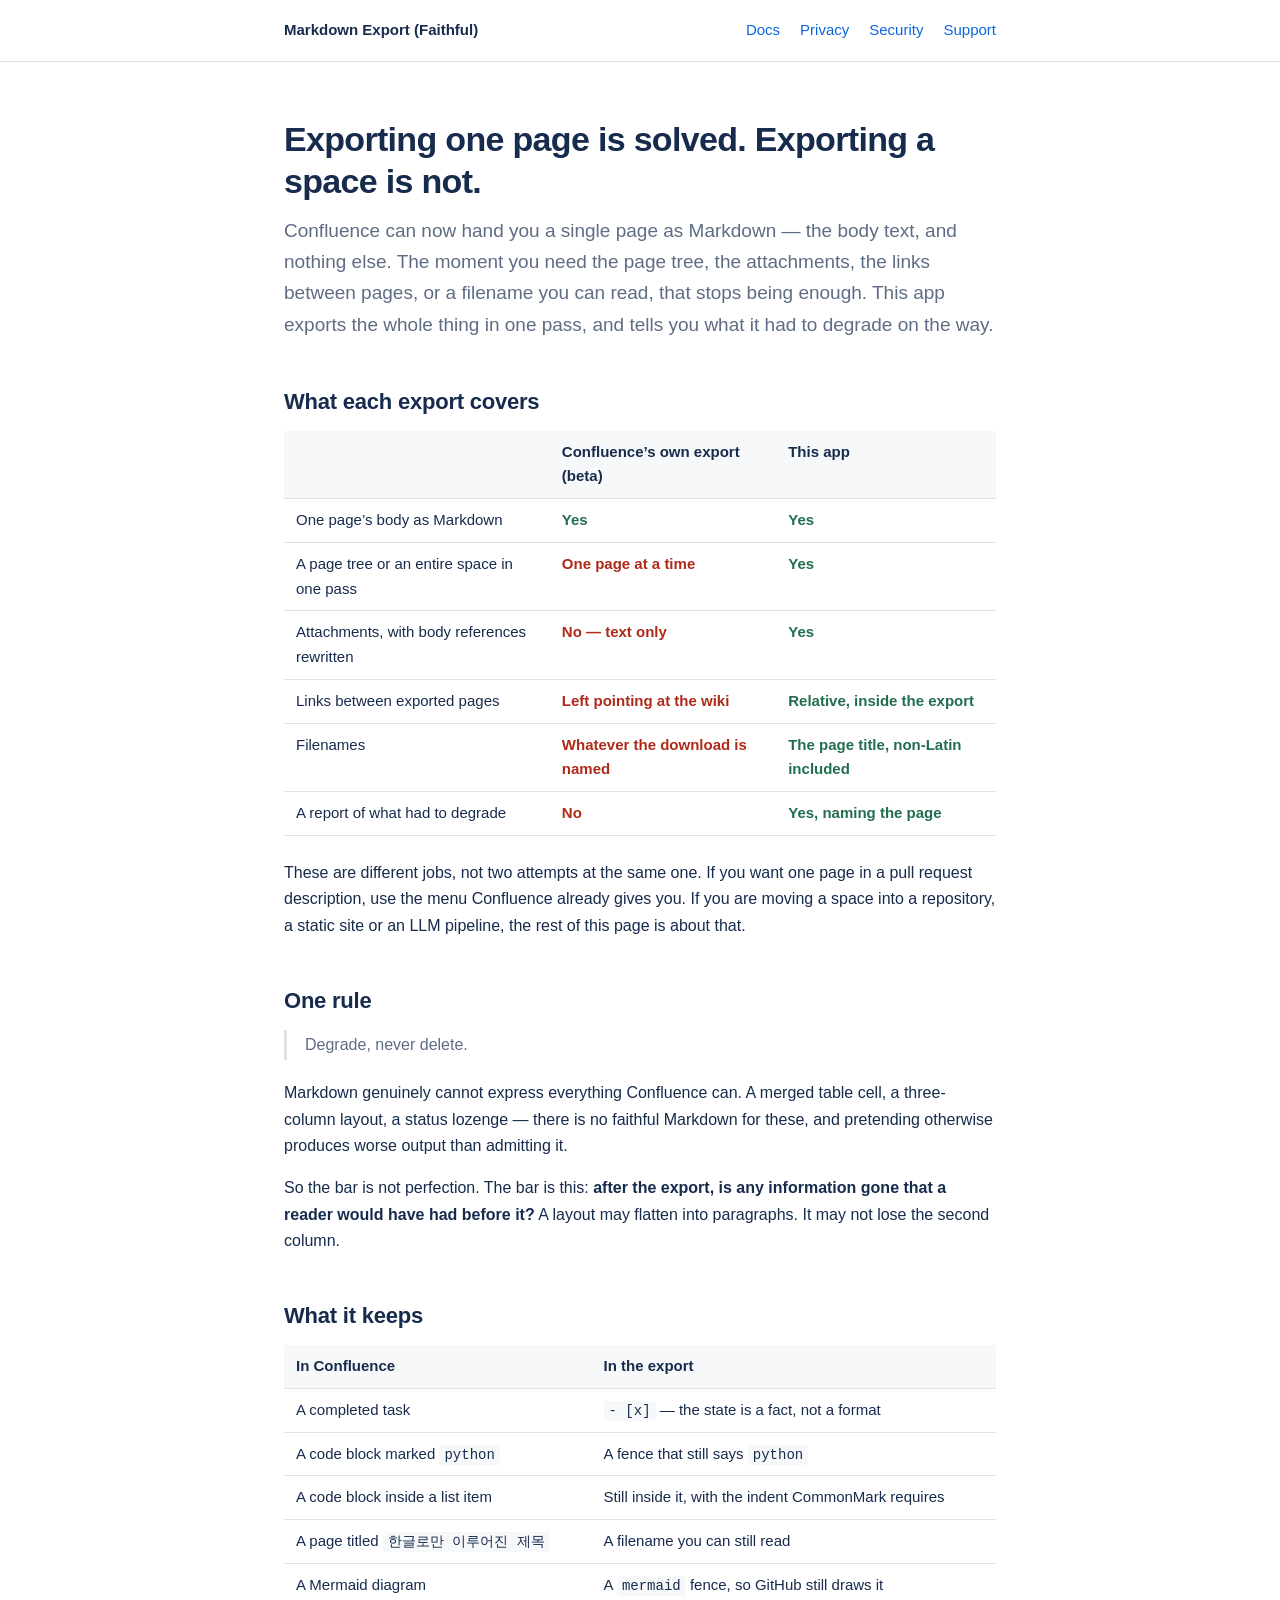
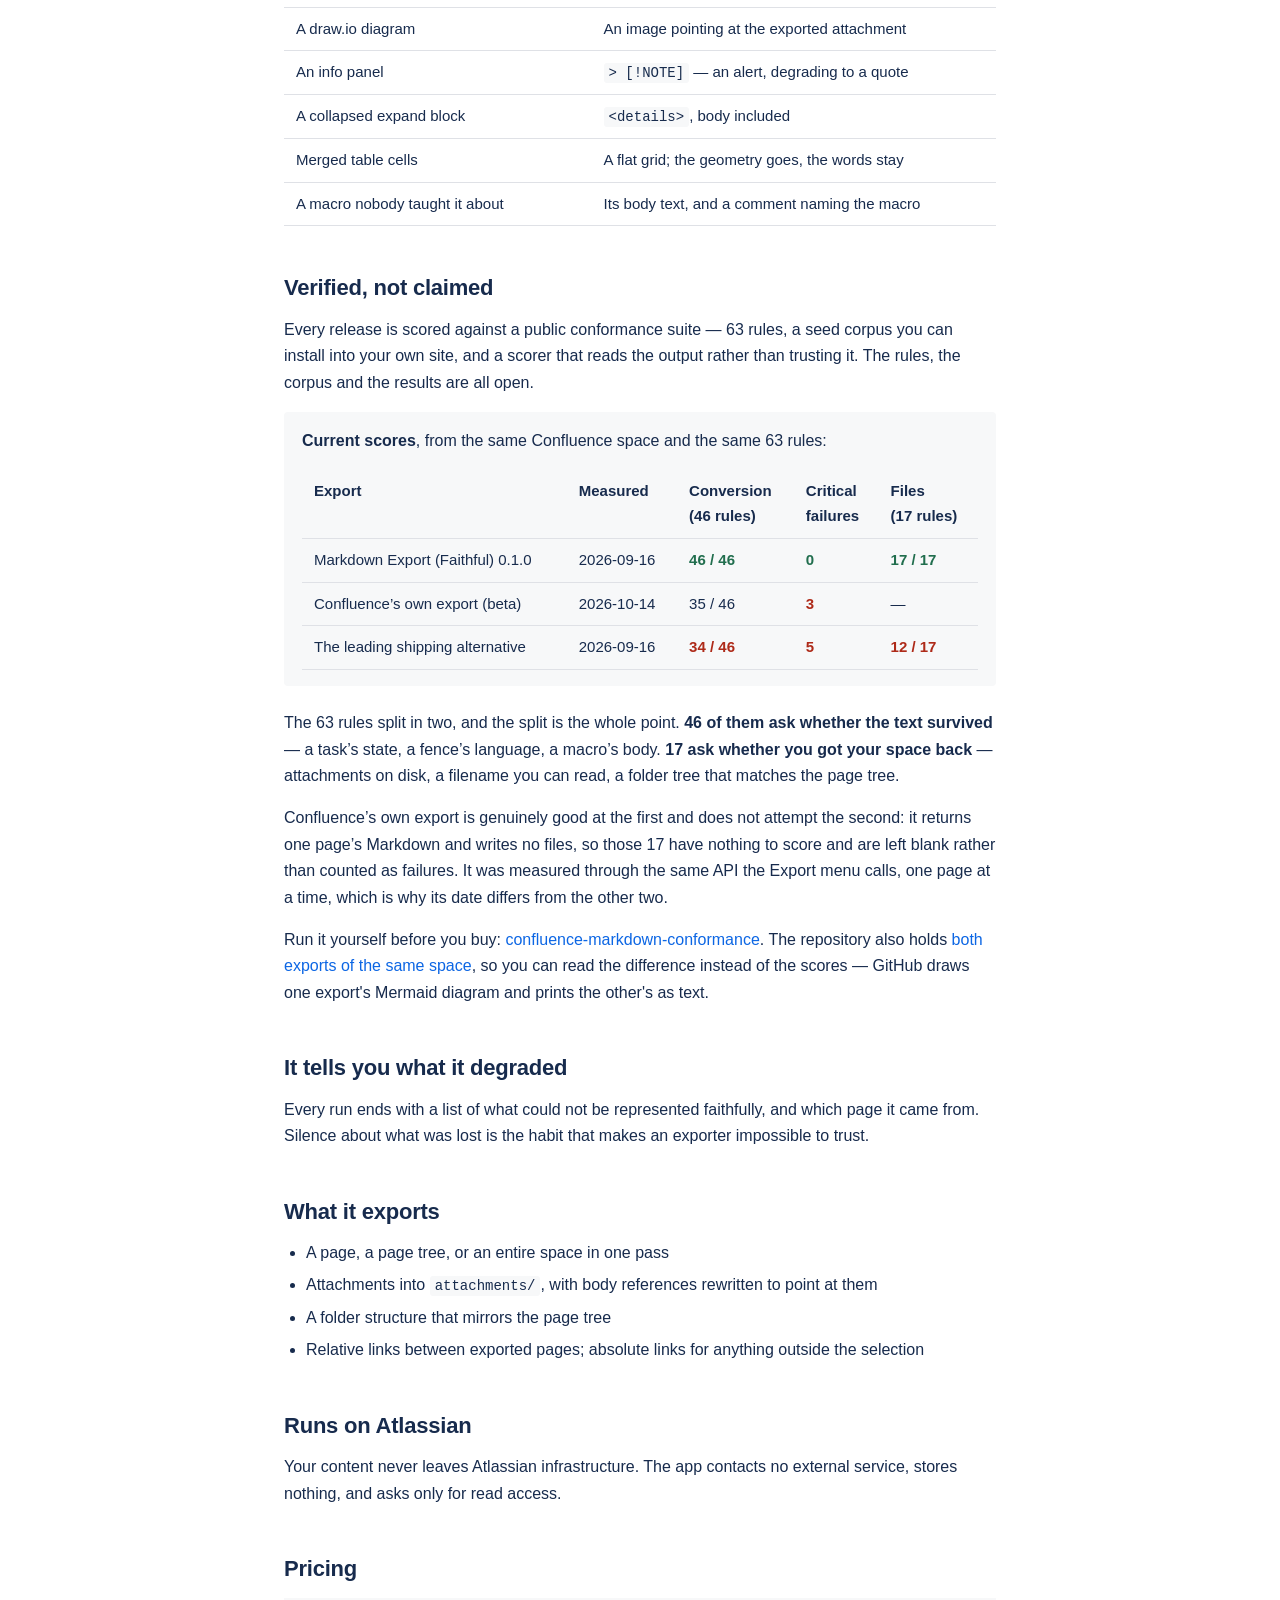
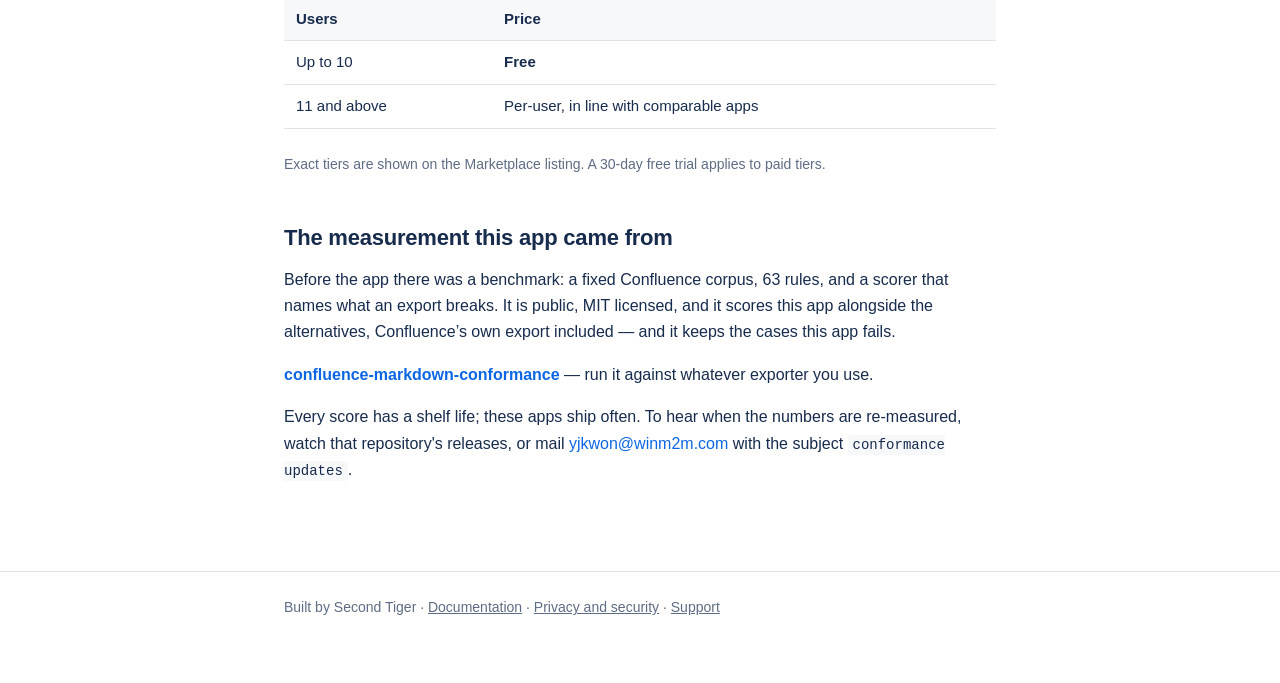
<file: index.html>
<!doctype html>
<html lang="en">
<head>
<meta charset="utf-8">
<meta name="viewport" content="width=device-width, initial-scale=1">
<title>Markdown Export (Faithful) for Confluence</title>
<meta name="description" content="Confluence's own export returns one page of Markdown. This app exports a page tree or a whole space — attachments, rewritten links and readable filenames — and reports what it degraded.">
<link rel="stylesheet" href="style.css">
<!-- 구조화 데이터. 사람이 아니라 검색·생성형 엔진이 읽는다. 여기 적는 것은
     전부 페이지 본문에 있는 사실이어야 한다 — 여기에만 있는 주장은 쓰지 않는다.
     평점은 넣지 않는다. 리뷰가 아직 한 건도 없다. -->
<script type="application/ld+json">
{
  "@context": "https://schema.org",
  "@type": "SoftwareApplication",
  "name": "Markdown Export (Faithful) for Confluence",
  "applicationCategory": "BusinessApplication",
  "applicationSubCategory": "Atlassian Confluence Cloud app",
  "operatingSystem": "Atlassian Confluence Cloud",
  "url": "https://markdown.secondtiger.com/",
  "downloadUrl": "https://marketplace.atlassian.com/apps/1569868747/markdown-export-faithful-for-confluence",
  "softwareHelp": "https://markdown.secondtiger.com/docs.html",
  "description": "Exports a Confluence page, page tree or whole space to Markdown in one pass. Confluence's own export returns the body text of a single page; this app additionally carries attachments, rewrites the links between exported pages, keeps non-ASCII page titles as readable filenames, and reports anything that could not be represented faithfully rather than dropping it silently.",
  "featureList": [
    "Export a page, a page tree or an entire space in one pass",
    "Task state survives: a completed task exports as completed",
    "Code block languages survive, including code blocks nested inside list items",
    "Non-ASCII page titles become readable filenames instead of UUIDs",
    "Mermaid and PlantUML diagrams keep their source as fenced code",
    "Attachments exported alongside, with body references rewritten",
    "Every run reports what it had to degrade and on which page"
  ],
  "publisher": {
    "@type": "Organization",
    "name": "Second Tiger",
    "url": "https://marketplace.atlassian.com/vendors/593237281"
  },
  "offers": [
    {
      "@type": "Offer",
      "name": "Up to 10 users",
      "price": "0",
      "priceCurrency": "USD",
      "category": "free"
    },
    {
      "@type": "Offer",
      "name": "11 users and above",
      "priceCurrency": "USD",
      "category": "subscription",
      "url": "https://marketplace.atlassian.com/apps/1569868747/markdown-export-faithful-for-confluence?tab=pricing"
    }
  ],
  "isAccessibleForFree": true
}
</script>
</head>
<body>

<header class="site">
  <div class="wrap">
    <strong>Markdown Export (Faithful)</strong>
    <nav>
      <a href="docs.html">Docs</a>
      <a href="privacy.html">Privacy</a>
      <a href="security.html">Security</a>
      <a href="support.html">Support</a>
    </nav>
  </div>
</header>

<main class="wrap">

<h1>Exporting one page is solved. Exporting a space is not.</h1>
<p class="lede">
  Confluence can now hand you a single page as Markdown — the body text, and nothing else.
  The moment you need the page tree, the attachments, the links between pages, or a filename
  you can read, that stops being enough. This app exports the whole thing in one pass, and
  tells you what it had to degrade on the way.
</p>

<h2>What each export covers</h2>

<table>
  <tr><th>&nbsp;</th><th>Confluence’s own export (beta)</th><th>This app</th></tr>
  <tr><td>One page’s body as Markdown</td><td class="yes">Yes</td><td class="yes">Yes</td></tr>
  <tr><td>A page tree or an entire space in one pass</td><td class="no">One page at a time</td><td class="yes">Yes</td></tr>
  <tr><td>Attachments, with body references rewritten</td><td class="no">No — text only</td><td class="yes">Yes</td></tr>
  <tr><td>Links between exported pages</td><td class="no">Left pointing at the wiki</td><td class="yes">Relative, inside the export</td></tr>
  <tr><td>Filenames</td><td class="no">Whatever the download is named</td><td class="yes">The page title, non-Latin included</td></tr>
  <tr><td>A report of what had to degrade</td><td class="no">No</td><td class="yes">Yes, naming the page</td></tr>
</table>

<p>
  These are different jobs, not two attempts at the same one. If you want one page in a
  pull request description, use the menu Confluence already gives you. If you are moving a
  space into a repository, a static site or an LLM pipeline, the rest of this page is about
  that.
</p>

<h2>One rule</h2>

<blockquote>Degrade, never delete.</blockquote>

<p>
  Markdown genuinely cannot express everything Confluence can. A merged table cell, a
  three-column layout, a status lozenge — there is no faithful Markdown for these, and
  pretending otherwise produces worse output than admitting it.
</p>
<p>
  So the bar is not perfection. The bar is this: <strong>after the export, is any
  information gone that a reader would have had before it?</strong> A layout may flatten
  into paragraphs. It may not lose the second column.
</p>

<h2>What it keeps</h2>

<table>
  <tr><th>In Confluence</th><th>In the export</th></tr>
  <tr><td>A completed task</td><td><code>- [x]</code> — the state is a fact, not a format</td></tr>
  <tr><td>A code block marked <code>python</code></td><td>A fence that still says <code>python</code></td></tr>
  <tr><td>A code block inside a list item</td><td>Still inside it, with the indent CommonMark requires</td></tr>
  <tr><td>A page titled <code>한글로만 이루어진 제목</code></td><td>A filename you can still read</td></tr>
  <tr><td>A Mermaid diagram</td><td>A <code>mermaid</code> fence, so GitHub still draws it</td></tr>
  <tr><td>A draw.io diagram</td><td>An image pointing at the exported attachment</td></tr>
  <tr><td>An info panel</td><td><code>&gt; [!NOTE]</code> — an alert, degrading to a quote</td></tr>
  <tr><td>A collapsed expand block</td><td><code>&lt;details&gt;</code>, body included</td></tr>
  <tr><td>Merged table cells</td><td>A flat grid; the geometry goes, the words stay</td></tr>
  <tr><td>A macro nobody taught it about</td><td>Its body text, and a comment naming the macro</td></tr>
</table>

<h2>Verified, not claimed</h2>

<p>
  Every release is scored against a public conformance suite — 63 rules, a seed corpus you
  can install into your own site, and a scorer that reads the output rather than trusting it.
  The rules, the corpus and the results are all open.
</p>

<div class="callout">
  <p><strong>Current scores</strong>, from the same Confluence space and the same 63 rules:</p>
  <table style="margin-bottom:0">
    <tr><th>Export</th><th>Measured</th><th>Conversion<br>(46 rules)</th><th>Critical<br>failures</th><th>Files<br>(17 rules)</th></tr>
    <tr><td>Markdown Export (Faithful) 0.1.0</td><td>2026&#8209;09&#8209;16</td><td class="yes">46 / 46</td><td class="yes">0</td><td class="yes">17 / 17</td></tr>
    <tr><td>Confluence’s own export (beta)</td><td>2026&#8209;10&#8209;14</td><td>35 / 46</td><td class="no">3</td><td>—</td></tr>
    <tr><td>The leading shipping alternative</td><td>2026&#8209;09&#8209;16</td><td class="no">34 / 46</td><td class="no">5</td><td class="no">12 / 17</td></tr>
  </table>
</div>

<p>
  The 63 rules split in two, and the split is the whole point. <strong>46 of them ask whether
  the text survived</strong> — a task’s state, a fence’s language, a macro’s body. <strong>17 ask
  whether you got your space back</strong> — attachments on disk, a filename you can read, a folder
  tree that matches the page tree.
</p>
<p>
  Confluence’s own export is genuinely good at the first and does not attempt the second: it
  returns one page’s Markdown and writes no files, so those 17 have nothing to score and are
  left blank rather than counted as failures. It was measured through the same API the
  Export menu calls, one page at a time, which is why its date differs from the other two.
</p>

<p>
  Run it yourself before you buy:
  <a href="https://github.com/YoungjuneKwon/confluence-markdown-conformance">confluence-markdown-conformance</a>.
  The repository also holds <a href="https://github.com/YoungjuneKwon/confluence-markdown-conformance/tree/main/samples">both exports of the same space</a>,
  so you can read the difference instead of the scores — GitHub draws one export's Mermaid
  diagram and prints the other's as text.
</p>

<h2>It tells you what it degraded</h2>

<p>
  Every run ends with a list of what could not be represented faithfully, and which page it
  came from. Silence about what was lost is the habit that makes an exporter impossible to
  trust.
</p>

<h2>What it exports</h2>

<ul>
  <li>A page, a page tree, or an entire space in one pass</li>
  <li>Attachments into <code>attachments/</code>, with body references rewritten to point at them</li>
  <li>A folder structure that mirrors the page tree</li>
  <li>Relative links between exported pages; absolute links for anything outside the selection</li>
</ul>

<h2>Runs on Atlassian</h2>

<p>
  Your content never leaves Atlassian infrastructure. The app contacts no external service,
  stores nothing, and asks only for read access.
</p>

<h2>Pricing</h2>

<table>
  <tr><th>Users</th><th>Price</th></tr>
  <tr><td>Up to 10</td><td><strong>Free</strong></td></tr>
  <tr><td>11 and above</td><td>Per-user, in line with comparable apps</td></tr>
</table>
<p class="updated">Exact tiers are shown on the Marketplace listing. A 30-day free trial applies to paid tiers.</p>


<section id="benchmark">
<h2>The measurement this app came from</h2>
<p>Before the app there was a benchmark: a fixed Confluence corpus, 63 rules, and
a scorer that names what an export breaks. It is public, MIT licensed, and it
scores this app alongside the alternatives, Confluence’s own export included — and it
keeps the cases this app fails.</p>
<p><a href="https://github.com/YoungjuneKwon/confluence-markdown-conformance"><strong>confluence-markdown-conformance</strong></a> — run it against whatever exporter you use.</p>
<p class="cap">Every score has a shelf life; these apps ship often. To hear when the
numbers are re-measured, watch that repository's releases, or mail
<a href="mailto:yjkwon@winm2m.com?subject=conformance%20updates">yjkwon@winm2m.com</a>
with the subject <code>conformance updates</code>.</p>
</section>
</main>

<footer class="site">
  <div class="wrap">
    Built by Second Tiger ·
    <a href="docs.html">Documentation</a> ·
    <a href="privacy.html">Privacy and security</a> ·
    <a href="support.html">Support</a>
  </div>
</footer>

</body>
</html>
</file>
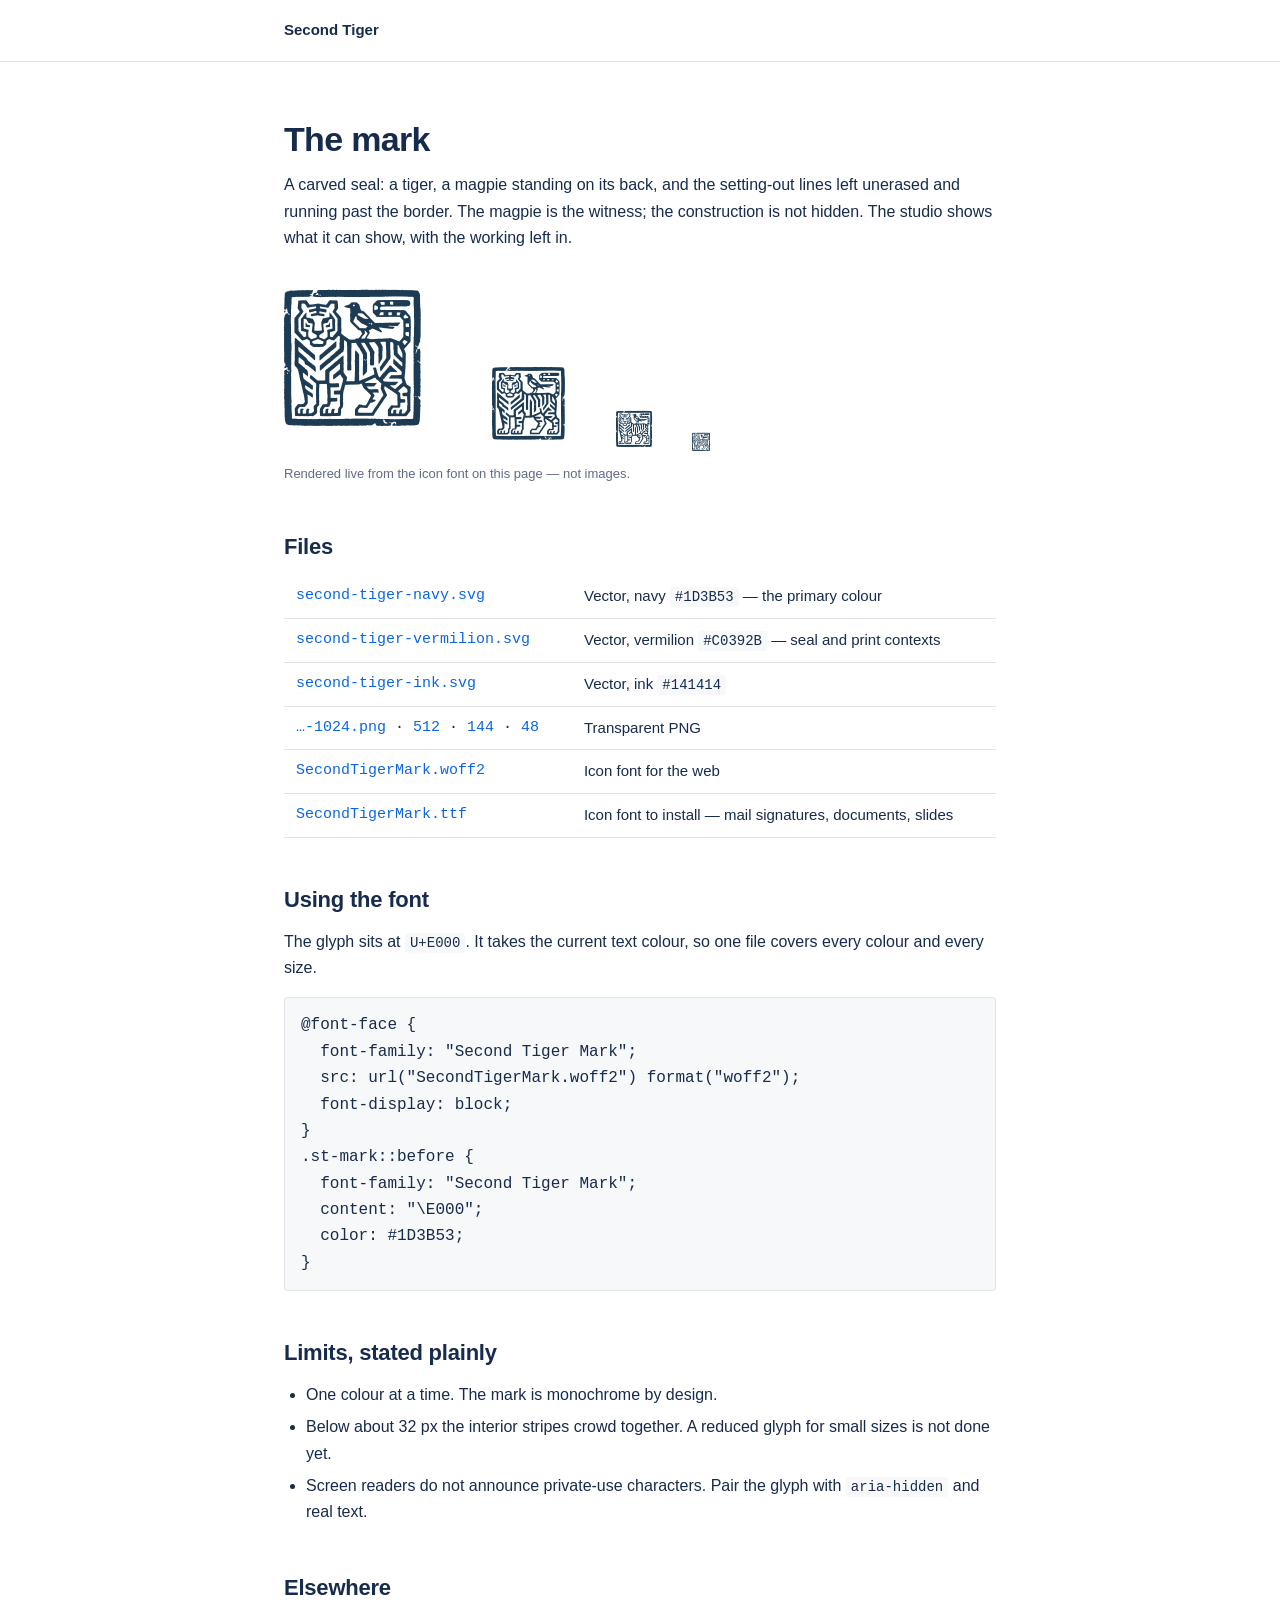
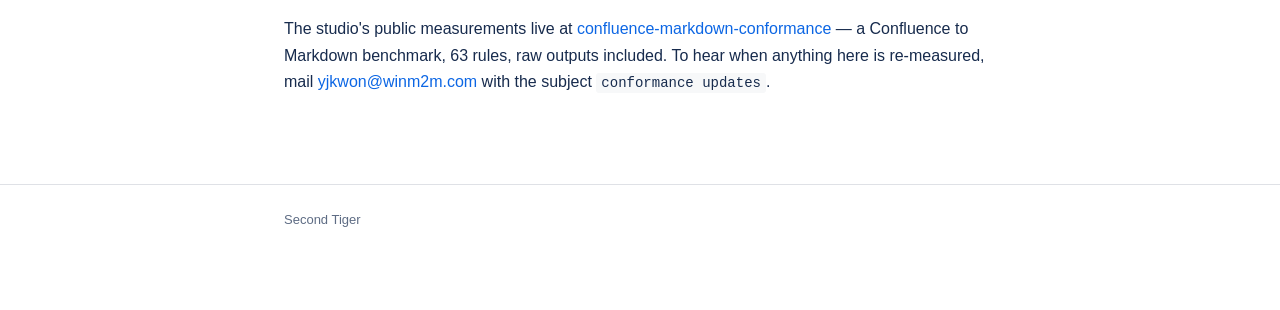
<file: brand/index.html>
<!doctype html>
<html lang="en">
<head>
<meta charset="utf-8">
<meta name="viewport" content="width=device-width, initial-scale=1">
<title>Second Tiger — brand mark</title>
<meta name="description" content="The Second Tiger mark: vector files, an icon font, and how to use them.">
<link rel="stylesheet" href="../style.css">
<style>
  @font-face {
    font-family: "Second Tiger Mark";
    src: url("SecondTigerMark.woff2") format("woff2");
    font-display: block;
  }
  .mark { font-family: "Second Tiger Mark"; color: #1d3b53; line-height: 1; }
  .row { display: flex; align-items: flex-end; gap: 28px; flex-wrap: wrap; margin: 24px 0 8px; }
  .row span { display: block; }
  .cap { color: var(--muted); font-size: 13px; }
  .files td:first-child { white-space: nowrap; font-family: ui-monospace, SFMono-Regular, Menlo, monospace; }
  pre { background: var(--soft); border: 1px solid var(--line); padding: 14px 16px; overflow-x: auto; }
</style>
</head>
<body>
<header class="site"><div class="wrap"><strong>Second Tiger</strong></div></header>
<main class="wrap">

<h1>The mark</h1>
<p>A carved seal: a tiger, a magpie standing on its back, and the setting-out lines left
unerased and running past the border. The magpie is the witness; the construction is not
hidden. The studio shows what it can show, with the working left in.</p>

<div class="row">
  <span class="mark" style="font-size:180px">&#xE000;</span>
  <span class="mark" style="font-size:96px">&#xE000;</span>
  <span class="mark" style="font-size:48px">&#xE000;</span>
  <span class="mark" style="font-size:24px">&#xE000;</span>
</div>
<p class="cap">Rendered live from the icon font on this page — not images.</p>

<h2>Files</h2>
<table class="files">
<tr><td><a href="second-tiger-navy.svg">second-tiger-navy.svg</a></td><td>Vector, navy <code>#1D3B53</code> — the primary colour</td></tr>
<tr><td><a href="second-tiger-vermilion.svg">second-tiger-vermilion.svg</a></td><td>Vector, vermilion <code>#C0392B</code> — seal and print contexts</td></tr>
<tr><td><a href="second-tiger-ink.svg">second-tiger-ink.svg</a></td><td>Vector, ink <code>#141414</code></td></tr>
<tr><td><a href="second-tiger-navy-1024.png">…-1024.png</a> · <a href="second-tiger-navy-512.png">512</a> · <a href="second-tiger-navy-144.png">144</a> · <a href="second-tiger-navy-48.png">48</a></td><td>Transparent PNG</td></tr>
<tr><td><a href="SecondTigerMark.woff2">SecondTigerMark.woff2</a></td><td>Icon font for the web</td></tr>
<tr><td><a href="SecondTigerMark.ttf">SecondTigerMark.ttf</a></td><td>Icon font to install — mail signatures, documents, slides</td></tr>
</table>

<h2>Using the font</h2>
<p>The glyph sits at <code>U+E000</code>. It takes the current text colour, so one file covers
every colour and every size.</p>
<pre>@font-face {
  font-family: "Second Tiger Mark";
  src: url("SecondTigerMark.woff2") format("woff2");
  font-display: block;
}
.st-mark::before {
  font-family: "Second Tiger Mark";
  content: "\E000";
  color: #1D3B53;
}</pre>

<h2>Limits, stated plainly</h2>
<ul>
  <li>One colour at a time. The mark is monochrome by design.</li>
  <li>Below about 32&nbsp;px the interior stripes crowd together. A reduced glyph for small
      sizes is not done yet.</li>
  <li>Screen readers do not announce private-use characters. Pair the glyph with
      <code>aria-hidden</code> and real text.</li>
</ul>


<h2>Elsewhere</h2>
<p>The studio's public measurements live at
<a href="https://github.com/YoungjuneKwon/confluence-markdown-conformance">confluence-markdown-conformance</a>
— a Confluence to Markdown benchmark, 63 rules, raw outputs included. To hear when
anything here is re-measured, mail
<a href="mailto:yjkwon@winm2m.com?subject=conformance%20updates">yjkwon@winm2m.com</a>
with the subject <code>conformance updates</code>.</p>
</main>
<footer class="site"><div class="wrap"><p class="cap">Second Tiger</p></div></footer>
</body>
</html>
</file>
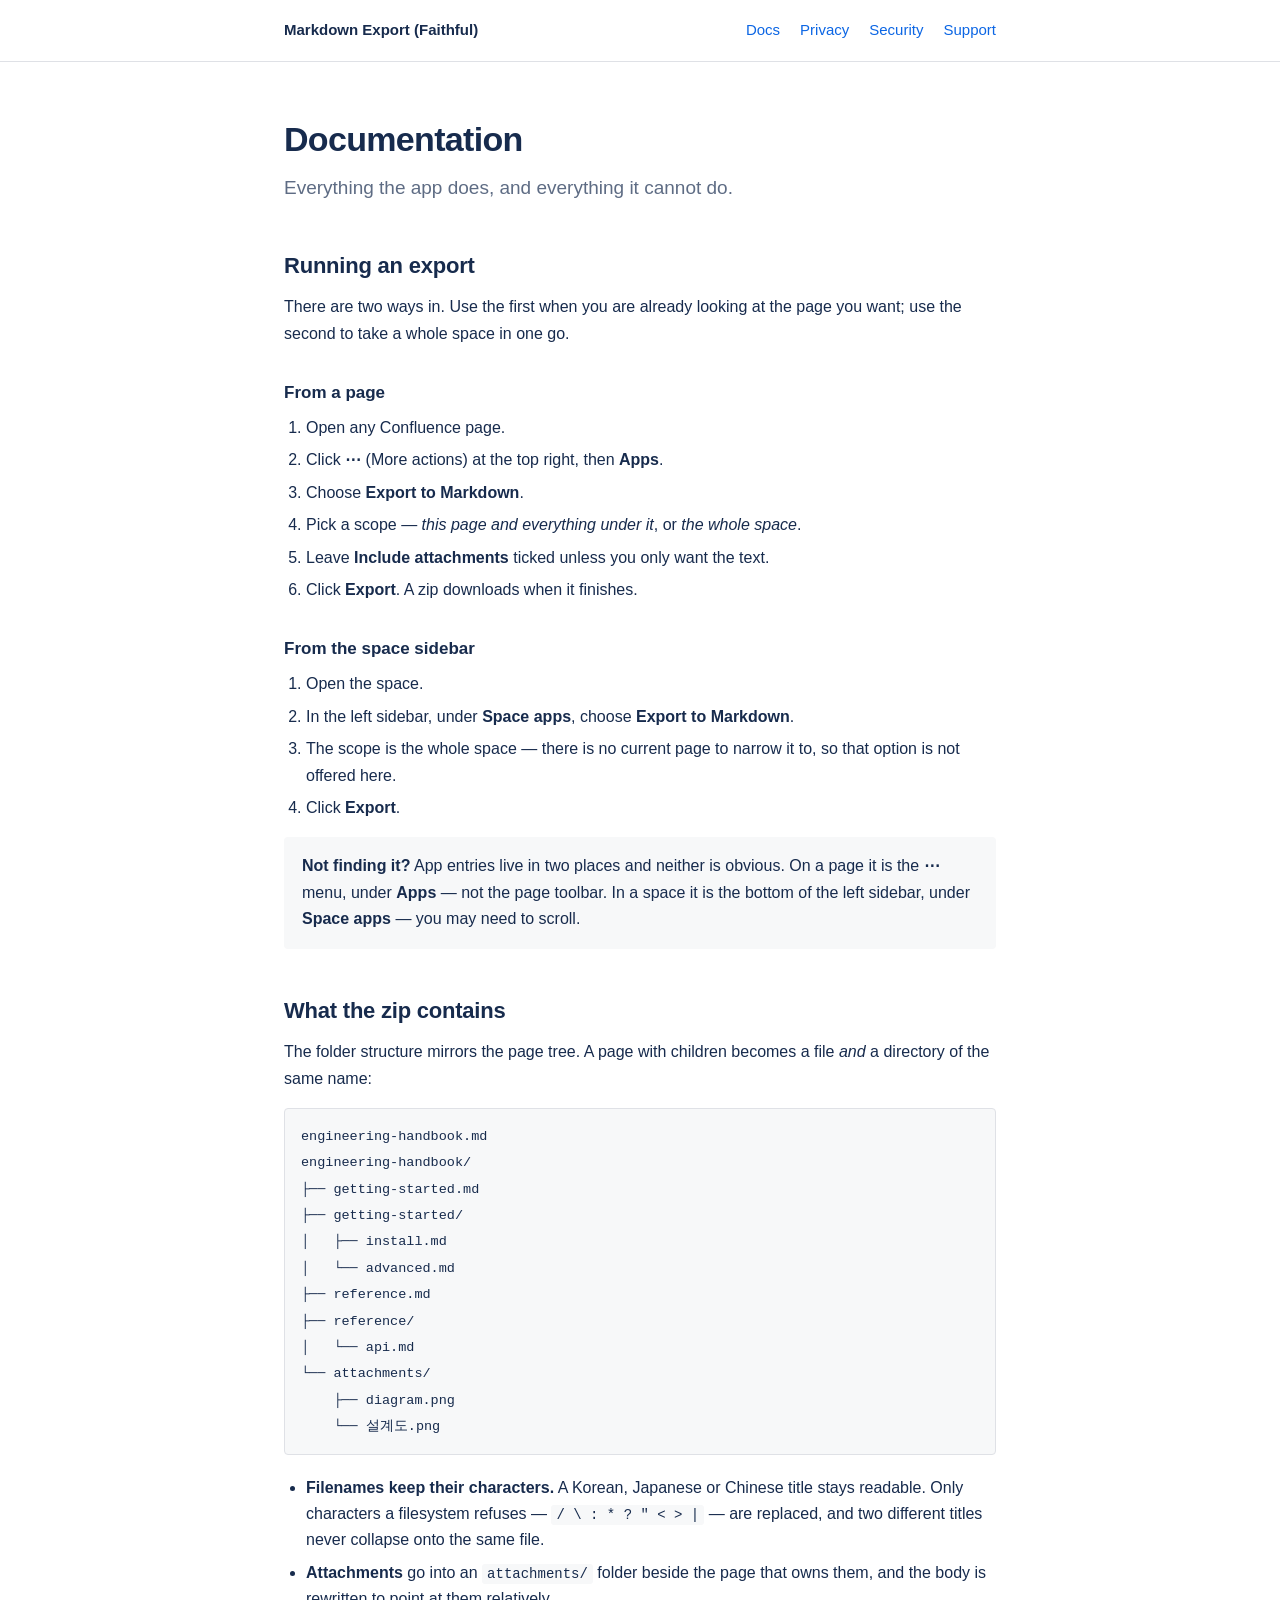
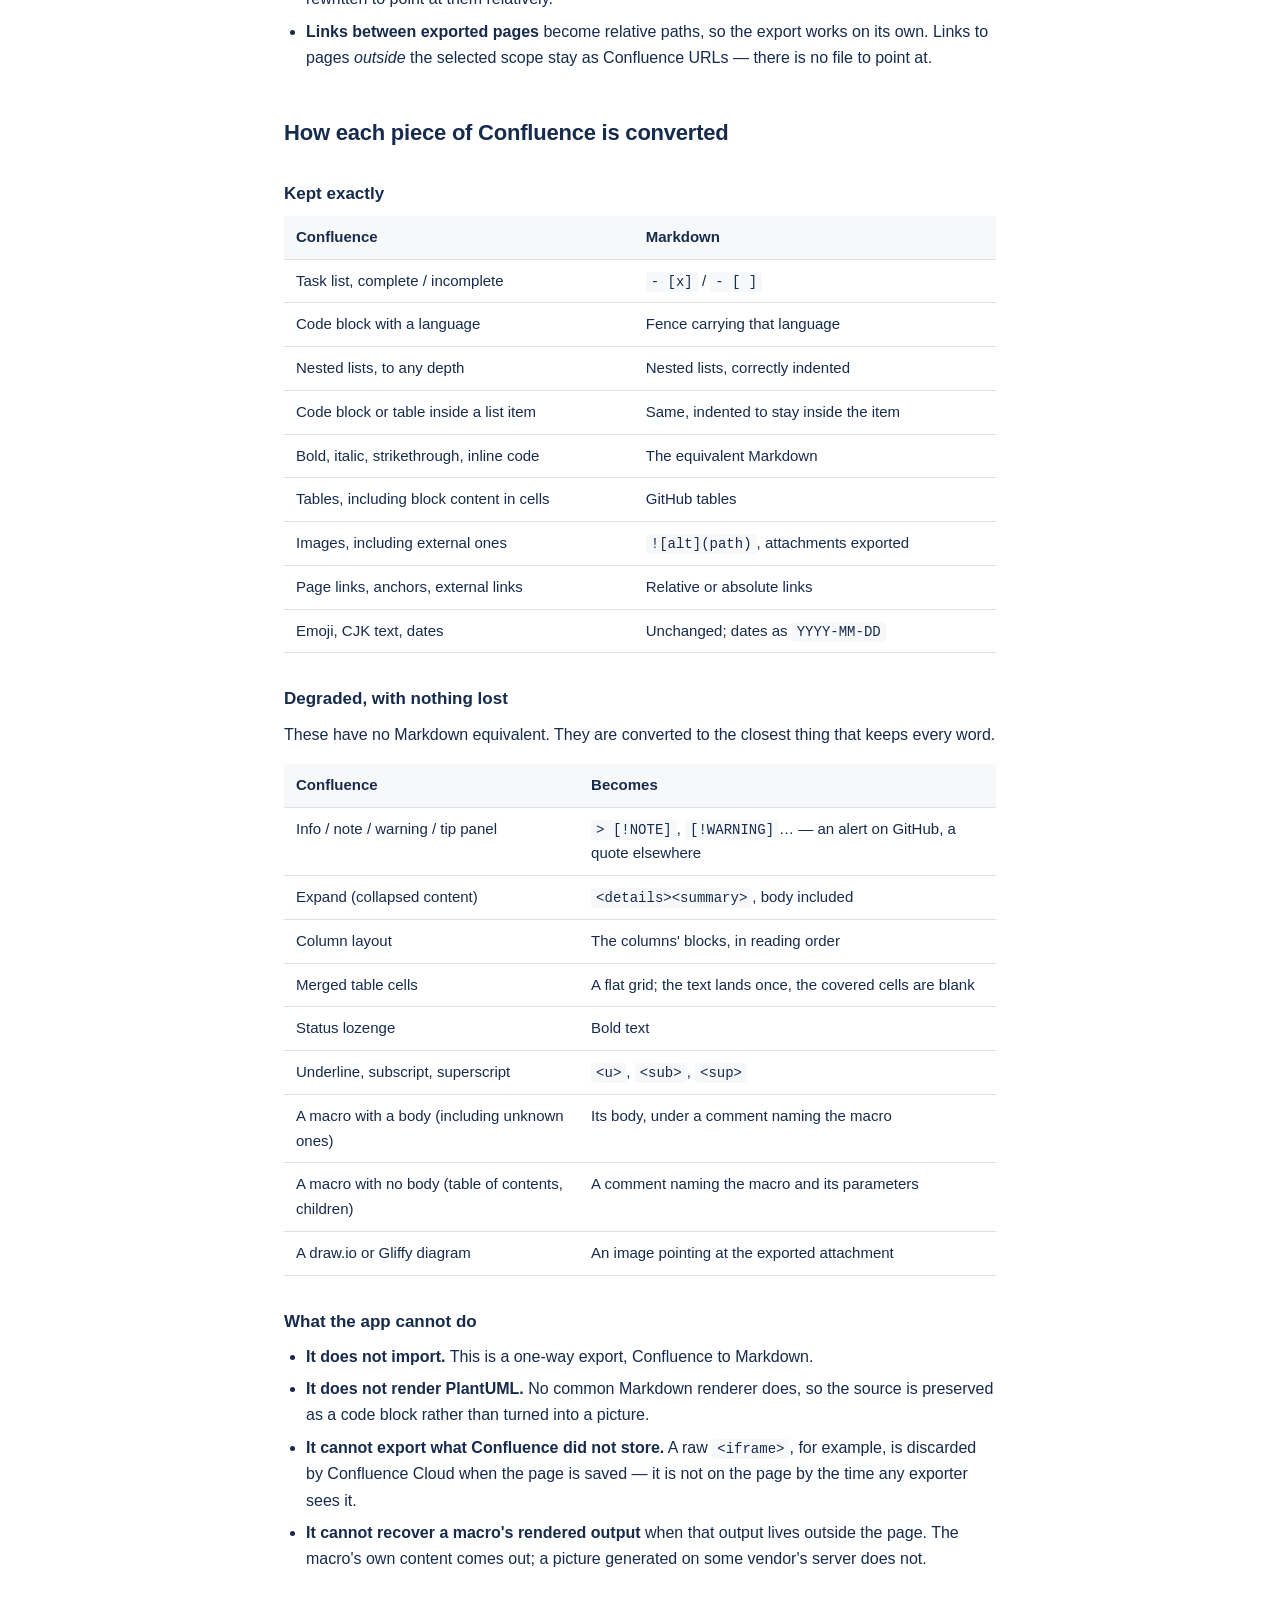
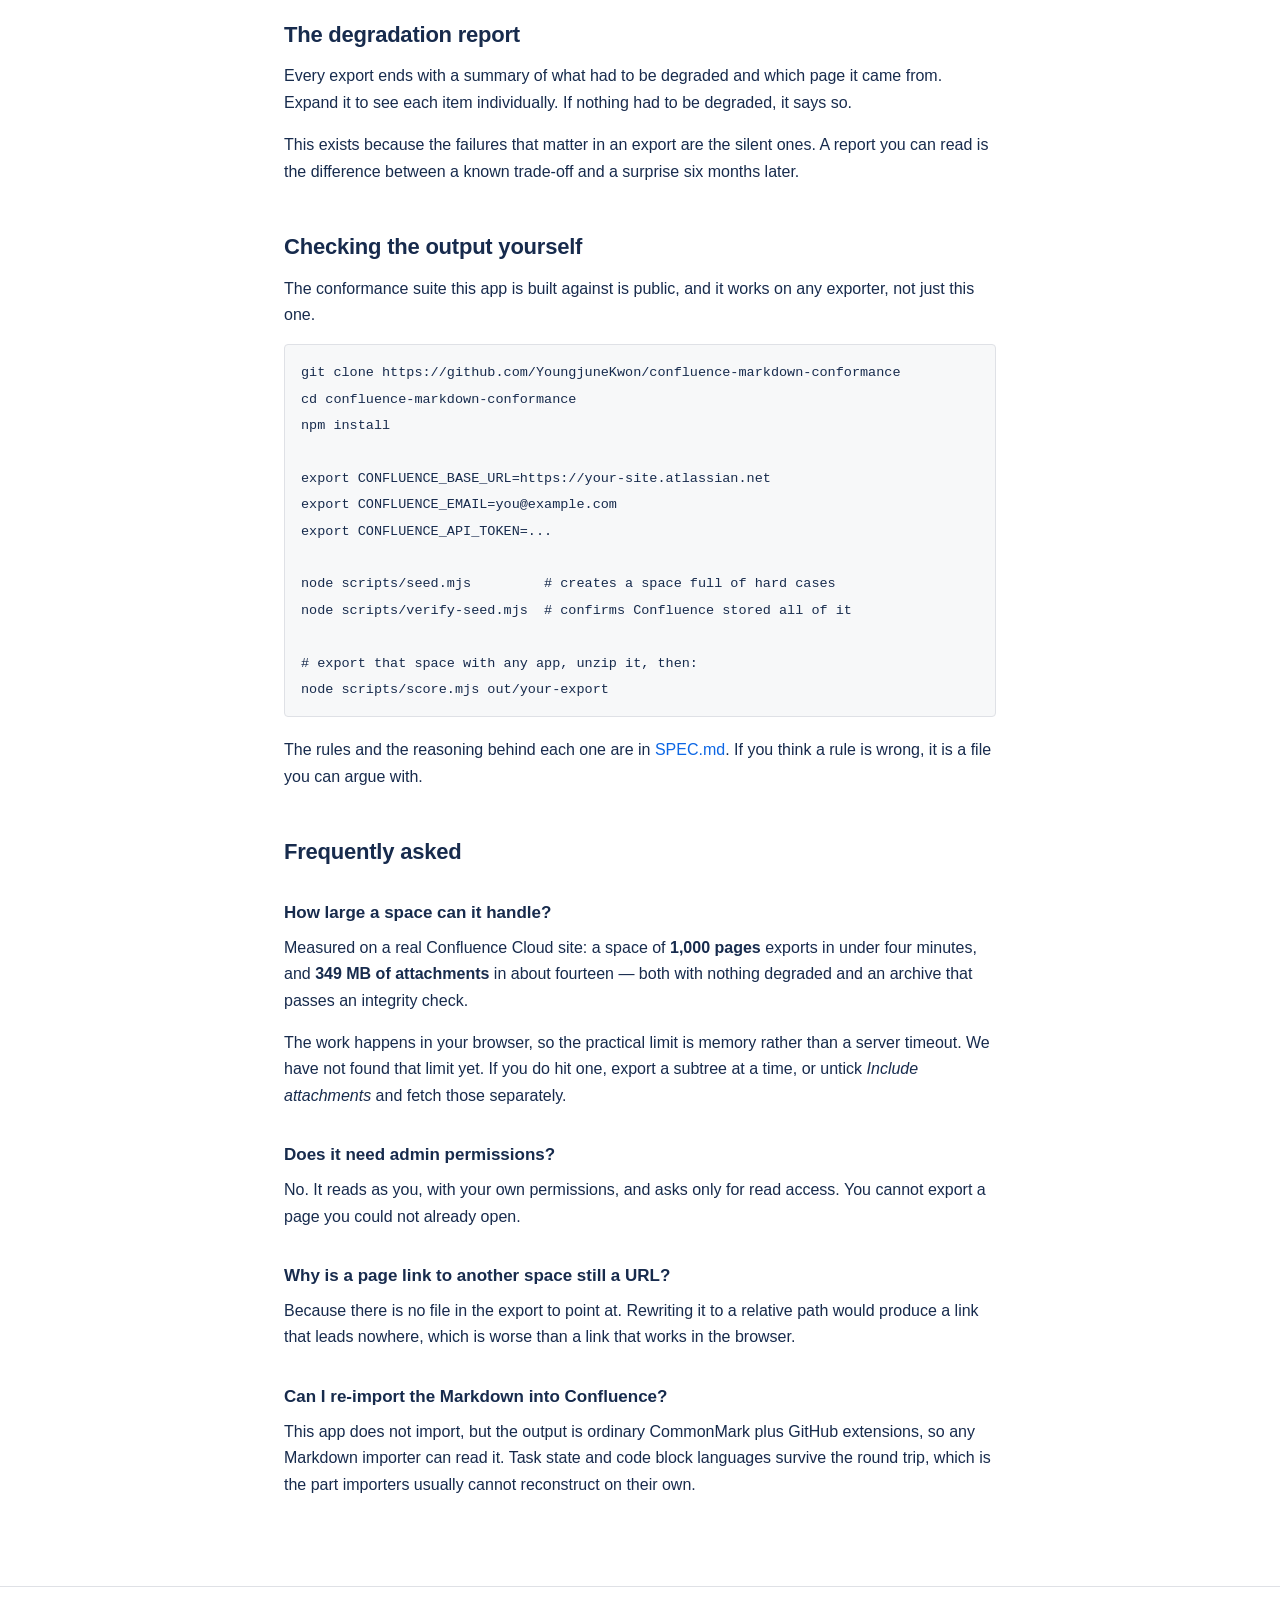
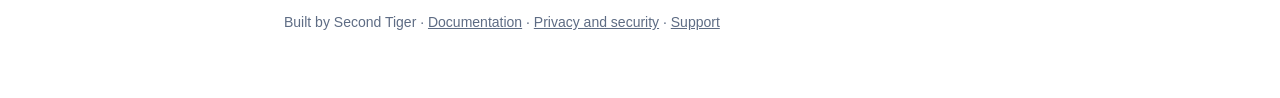
<file: docs.html>
<!doctype html>
<html lang="en">
<head>
<meta charset="utf-8">
<meta name="viewport" content="width=device-width, initial-scale=1">
<title>Documentation — Markdown Export (Faithful) for Confluence</title>
<meta name="description" content="How to export Confluence pages to Markdown: where to find the app, what the output looks like, and exactly what degrades and why.">
<link rel="stylesheet" href="style.css">
</head>
<body>

<header class="site">
  <div class="wrap">
    <strong><a href="index.html" style="color:inherit">Markdown Export (Faithful)</a></strong>
    <nav>
      <a href="docs.html">Docs</a>
      <a href="privacy.html">Privacy</a>
      <a href="security.html">Security</a>
      <a href="support.html">Support</a>
    </nav>
  </div>
</header>

<main class="wrap">

<h1>Documentation</h1>
<p class="lede">Everything the app does, and everything it cannot do.</p>

<h2>Running an export</h2>

<p>There are two ways in. Use the first when you are already looking at the page you want;
use the second to take a whole space in one go.</p>

<h3>From a page</h3>

<ol>
  <li>Open any Confluence page.</li>
  <li>Click <strong>⋯</strong> (More actions) at the top right, then <strong>Apps</strong>.</li>
  <li>Choose <strong>Export to Markdown</strong>.</li>
  <li>Pick a scope — <em>this page and everything under it</em>, or <em>the whole space</em>.</li>
  <li>Leave <strong>Include attachments</strong> ticked unless you only want the text.</li>
  <li>Click <strong>Export</strong>. A zip downloads when it finishes.</li>
</ol>

<h3>From the space sidebar</h3>

<ol>
  <li>Open the space.</li>
  <li>In the left sidebar, under <strong>Space apps</strong>, choose
      <strong>Export to Markdown</strong>.</li>
  <li>The scope is the whole space — there is no current page to narrow it to, so that
      option is not offered here.</li>
  <li>Click <strong>Export</strong>.</li>
</ol>

<div class="callout">
  <p>
    <strong>Not finding it?</strong> App entries live in two places and neither is obvious.
    On a page it is the <strong>⋯</strong> menu, under <strong>Apps</strong> — not the page
    toolbar. In a space it is the bottom of the left sidebar, under
    <strong>Space apps</strong> — you may need to scroll.
  </p>
</div>

<h2>What the zip contains</h2>

<p>The folder structure mirrors the page tree. A page with children becomes a file
<em>and</em> a directory of the same name:</p>

<pre><code>engineering-handbook.md
engineering-handbook/
├── getting-started.md
├── getting-started/
│   ├── install.md
│   └── advanced.md
├── reference.md
├── reference/
│   └── api.md
└── attachments/
    ├── diagram.png
    └── 설계도.png
</code></pre>

<ul>
  <li><strong>Filenames keep their characters.</strong> A Korean, Japanese or Chinese title
      stays readable. Only characters a filesystem refuses — <code>/ \ : * ? " &lt; &gt; |</code> —
      are replaced, and two different titles never collapse onto the same file.</li>
  <li><strong>Attachments</strong> go into an <code>attachments/</code> folder beside the page
      that owns them, and the body is rewritten to point at them relatively.</li>
  <li><strong>Links between exported pages</strong> become relative paths, so the export works
      on its own. Links to pages <em>outside</em> the selected scope stay as Confluence URLs —
      there is no file to point at.</li>
</ul>

<h2>How each piece of Confluence is converted</h2>

<h3>Kept exactly</h3>

<table>
  <tr><th>Confluence</th><th>Markdown</th></tr>
  <tr><td>Task list, complete / incomplete</td><td><code>- [x]</code> / <code>- [ ]</code></td></tr>
  <tr><td>Code block with a language</td><td>Fence carrying that language</td></tr>
  <tr><td>Nested lists, to any depth</td><td>Nested lists, correctly indented</td></tr>
  <tr><td>Code block or table inside a list item</td><td>Same, indented to stay inside the item</td></tr>
  <tr><td>Bold, italic, strikethrough, inline code</td><td>The equivalent Markdown</td></tr>
  <tr><td>Tables, including block content in cells</td><td>GitHub tables</td></tr>
  <tr><td>Images, including external ones</td><td><code>![alt](path)</code>, attachments exported</td></tr>
  <tr><td>Page links, anchors, external links</td><td>Relative or absolute links</td></tr>
  <tr><td>Emoji, CJK text, dates</td><td>Unchanged; dates as <code>YYYY-MM-DD</code></td></tr>
</table>

<h3>Degraded, with nothing lost</h3>

<p>These have no Markdown equivalent. They are converted to the closest thing that keeps
every word.</p>

<table>
  <tr><th>Confluence</th><th>Becomes</th></tr>
  <tr><td>Info / note / warning / tip panel</td><td><code>&gt; [!NOTE]</code>, <code>[!WARNING]</code>… — an alert on GitHub, a quote elsewhere</td></tr>
  <tr><td>Expand (collapsed content)</td><td><code>&lt;details&gt;&lt;summary&gt;</code>, body included</td></tr>
  <tr><td>Column layout</td><td>The columns' blocks, in reading order</td></tr>
  <tr><td>Merged table cells</td><td>A flat grid; the text lands once, the covered cells are blank</td></tr>
  <tr><td>Status lozenge</td><td>Bold text</td></tr>
  <tr><td>Underline, subscript, superscript</td><td><code>&lt;u&gt;</code>, <code>&lt;sub&gt;</code>, <code>&lt;sup&gt;</code></td></tr>
  <tr><td>A macro with a body (including unknown ones)</td><td>Its body, under a comment naming the macro</td></tr>
  <tr><td>A macro with no body (table of contents, children)</td><td>A comment naming the macro and its parameters</td></tr>
  <tr><td>A draw.io or Gliffy diagram</td><td>An image pointing at the exported attachment</td></tr>
</table>

<h3>What the app cannot do</h3>

<ul>
  <li><strong>It does not import.</strong> This is a one-way export, Confluence to Markdown.</li>
  <li><strong>It does not render PlantUML.</strong> No common Markdown renderer does, so the
      source is preserved as a code block rather than turned into a picture.</li>
  <li><strong>It cannot export what Confluence did not store.</strong> A raw
      <code>&lt;iframe&gt;</code>, for example, is discarded by Confluence Cloud when the page is
      saved — it is not on the page by the time any exporter sees it.</li>
  <li><strong>It cannot recover a macro's rendered output</strong> when that output lives
      outside the page. The macro's own content comes out; a picture generated on some
      vendor's server does not.</li>
</ul>

<h2>The degradation report</h2>

<p>
  Every export ends with a summary of what had to be degraded and which page it came from.
  Expand it to see each item individually. If nothing had to be degraded, it says so.
</p>
<p>
  This exists because the failures that matter in an export are the silent ones. A report you
  can read is the difference between a known trade-off and a surprise six months later.
</p>

<h2>Checking the output yourself</h2>

<p>
  The conformance suite this app is built against is public, and it works on any exporter,
  not just this one.
</p>

<pre><code>git clone https://github.com/YoungjuneKwon/confluence-markdown-conformance
cd confluence-markdown-conformance
npm install

export CONFLUENCE_BASE_URL=https://your-site.atlassian.net
export CONFLUENCE_EMAIL=you@example.com
export CONFLUENCE_API_TOKEN=...

node scripts/seed.mjs         # creates a space full of hard cases
node scripts/verify-seed.mjs  # confirms Confluence stored all of it

# export that space with any app, unzip it, then:
node scripts/score.mjs out/your-export
</code></pre>

<p>
  The rules and the reasoning behind each one are in
  <a href="https://github.com/YoungjuneKwon/confluence-markdown-conformance/blob/main/SPEC.md">SPEC.md</a>.
  If you think a rule is wrong, it is a file you can argue with.
</p>

<h2>Frequently asked</h2>

<h3>How large a space can it handle?</h3>
<p>
  Measured on a real Confluence Cloud site: a space of <strong>1,000 pages</strong> exports in
  under four minutes, and <strong>349 MB of attachments</strong> in about fourteen — both with
  nothing degraded and an archive that passes an integrity check.
</p>
<p>
  The work happens in your browser, so the practical limit is memory rather than a server
  timeout. We have not found that limit yet. If you do hit one, export a subtree at a time, or
  untick <em>Include attachments</em> and fetch those separately.
</p>

<h3>Does it need admin permissions?</h3>
<p>
  No. It reads as you, with your own permissions, and asks only for read access. You cannot
  export a page you could not already open.
</p>

<h3>Why is a page link to another space still a URL?</h3>
<p>
  Because there is no file in the export to point at. Rewriting it to a relative path would
  produce a link that leads nowhere, which is worse than a link that works in the browser.
</p>

<h3>Can I re-import the Markdown into Confluence?</h3>
<p>
  This app does not import, but the output is ordinary CommonMark plus GitHub extensions, so
  any Markdown importer can read it. Task state and code block languages survive the round
  trip, which is the part importers usually cannot reconstruct on their own.
</p>

</main>

<footer class="site">
  <div class="wrap">
    Built by Second Tiger ·
    <a href="docs.html">Documentation</a> ·
    <a href="privacy.html">Privacy and security</a> ·
    <a href="support.html">Support</a>
  </div>
</footer>

</body>
</html>
</file>
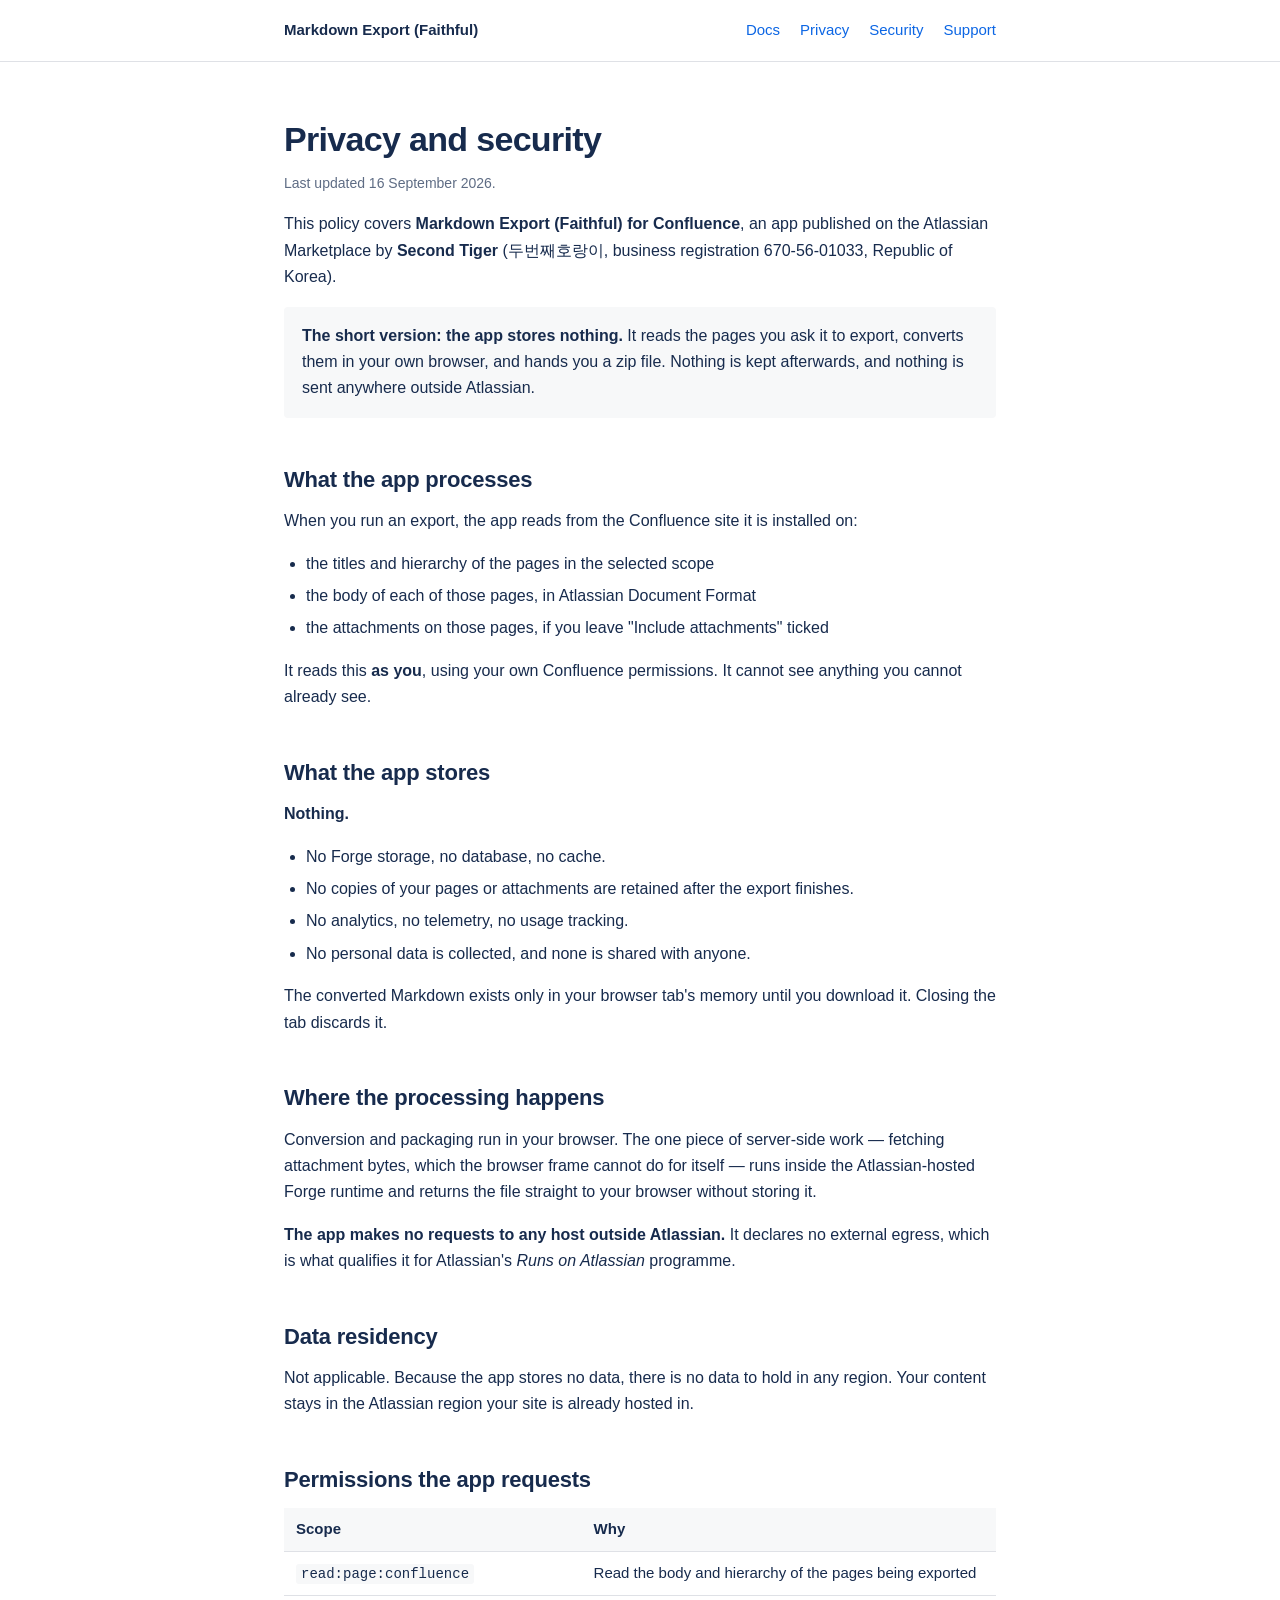
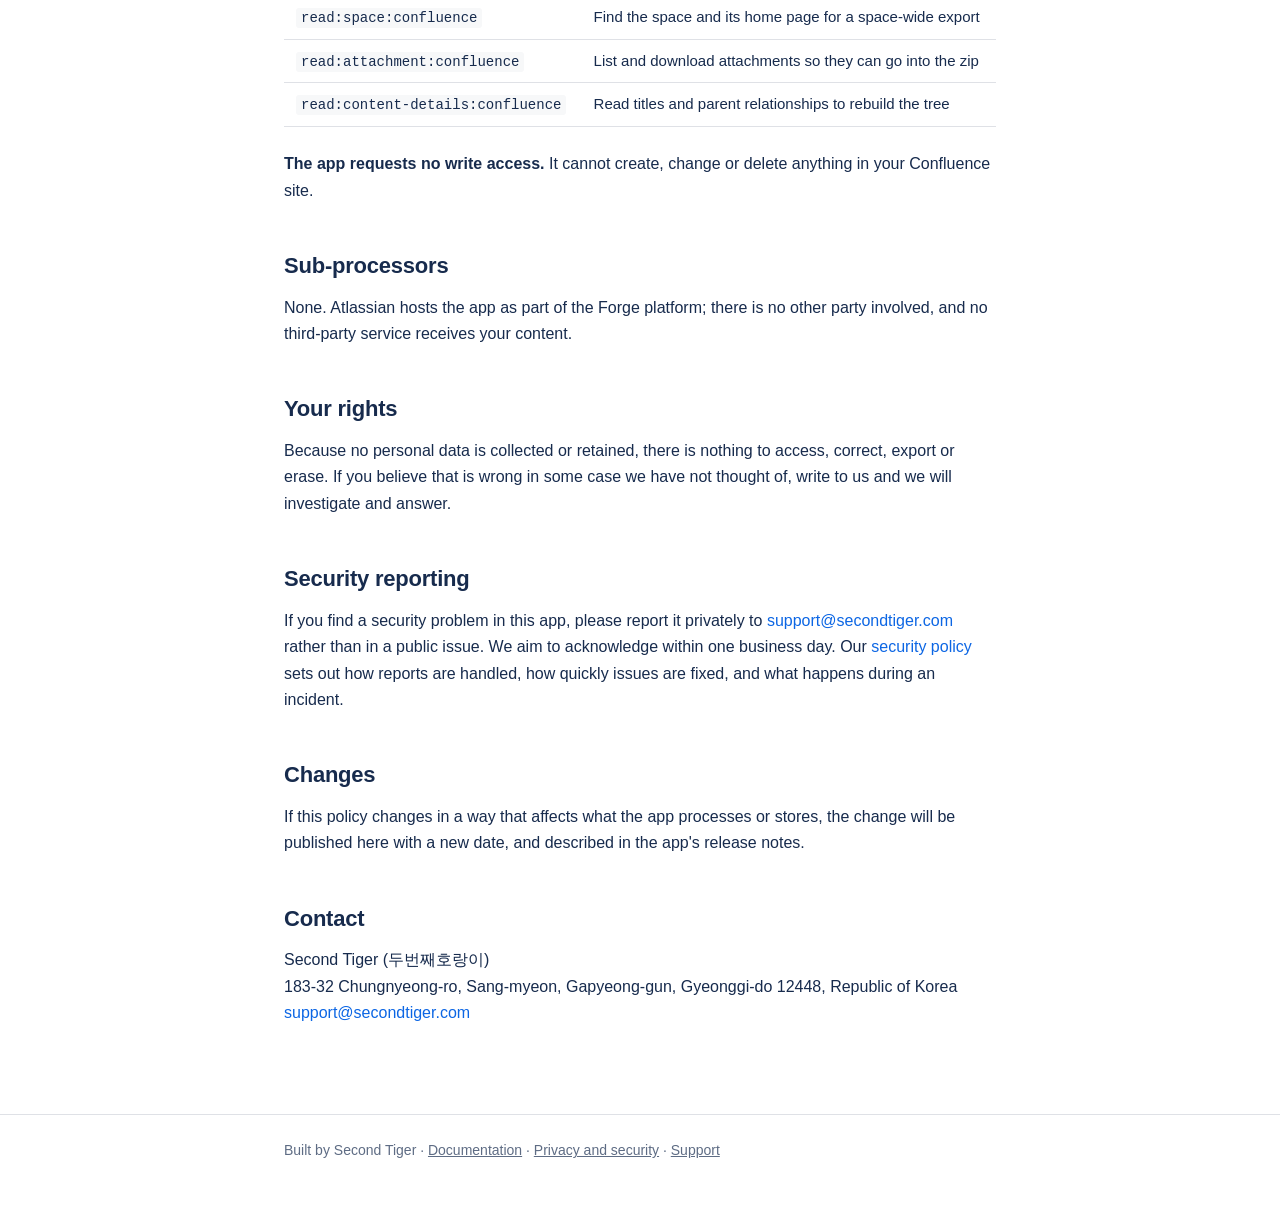
<file: privacy.html>
<!doctype html>
<html lang="en">
<head>
<meta charset="utf-8">
<meta name="viewport" content="width=device-width, initial-scale=1">
<title>Privacy and security — Markdown Export (Faithful) for Confluence</title>
<meta name="description" content="Privacy policy and security statement for Markdown Export (Faithful) for Confluence.">
<link rel="stylesheet" href="style.css">
</head>
<body>

<header class="site">
  <div class="wrap">
    <strong><a href="index.html" style="color:inherit">Markdown Export (Faithful)</a></strong>
    <nav>
      <a href="docs.html">Docs</a>
      <a href="privacy.html">Privacy</a>
      <a href="security.html">Security</a>
      <a href="support.html">Support</a>
    </nav>
  </div>
</header>

<main class="wrap">

<h1>Privacy and security</h1>
<p class="updated">Last updated 16 September 2026.</p>

<p>
  This policy covers <strong>Markdown Export (Faithful) for Confluence</strong>, an app
  published on the Atlassian Marketplace by <strong>Second Tiger</strong>
  (두번째호랑이, business registration 670-56-01033, Republic of Korea).
</p>

<div class="callout">
  <p>
    <strong>The short version: the app stores nothing.</strong> It reads the pages you ask it
    to export, converts them in your own browser, and hands you a zip file. Nothing is kept
    afterwards, and nothing is sent anywhere outside Atlassian.
  </p>
</div>

<h2>What the app processes</h2>

<p>When you run an export, the app reads from the Confluence site it is installed on:</p>

<ul>
  <li>the titles and hierarchy of the pages in the selected scope</li>
  <li>the body of each of those pages, in Atlassian Document Format</li>
  <li>the attachments on those pages, if you leave "Include attachments" ticked</li>
</ul>

<p>
  It reads this <strong>as you</strong>, using your own Confluence permissions. It cannot
  see anything you cannot already see.
</p>

<h2>What the app stores</h2>

<p><strong>Nothing.</strong></p>

<ul>
  <li>No Forge storage, no database, no cache.</li>
  <li>No copies of your pages or attachments are retained after the export finishes.</li>
  <li>No analytics, no telemetry, no usage tracking.</li>
  <li>No personal data is collected, and none is shared with anyone.</li>
</ul>

<p>
  The converted Markdown exists only in your browser tab's memory until you download it.
  Closing the tab discards it.
</p>

<h2>Where the processing happens</h2>

<p>
  Conversion and packaging run in your browser. The one piece of server-side work — fetching
  attachment bytes, which the browser frame cannot do for itself — runs inside the
  Atlassian-hosted Forge runtime and returns the file straight to your browser without
  storing it.
</p>

<p>
  <strong>The app makes no requests to any host outside Atlassian.</strong> It declares no
  external egress, which is what qualifies it for Atlassian's
  <em>Runs on Atlassian</em> programme.
</p>

<h2>Data residency</h2>

<p>
  Not applicable. Because the app stores no data, there is no data to hold in any region.
  Your content stays in the Atlassian region your site is already hosted in.
</p>

<h2>Permissions the app requests</h2>

<table>
  <tr><th>Scope</th><th>Why</th></tr>
  <tr><td><code>read:page:confluence</code></td><td>Read the body and hierarchy of the pages being exported</td></tr>
  <tr><td><code>read:space:confluence</code></td><td>Find the space and its home page for a space-wide export</td></tr>
  <tr><td><code>read:attachment:confluence</code></td><td>List and download attachments so they can go into the zip</td></tr>
  <tr><td><code>read:content-details:confluence</code></td><td>Read titles and parent relationships to rebuild the tree</td></tr>
</table>

<p>
  <strong>The app requests no write access.</strong> It cannot create, change or delete
  anything in your Confluence site.
</p>

<h2>Sub-processors</h2>

<p>
  None. Atlassian hosts the app as part of the Forge platform; there is no other party
  involved, and no third-party service receives your content.
</p>

<h2>Your rights</h2>

<p>
  Because no personal data is collected or retained, there is nothing to access, correct,
  export or erase. If you believe that is wrong in some case we have not thought of, write
  to us and we will investigate and answer.
</p>

<h2>Security reporting</h2>

<p>
  If you find a security problem in this app, please report it privately to
  <a href="mailto:support@secondtiger.com">support@secondtiger.com</a> rather than in a public issue. We
  aim to acknowledge within one business day. Our
  <a href="security.html">security policy</a> sets out how reports are handled, how quickly
  issues are fixed, and what happens during an incident.
</p>

<h2>Changes</h2>

<p>
  If this policy changes in a way that affects what the app processes or stores, the change
  will be published here with a new date, and described in the app's release notes.
</p>

<h2>Contact</h2>

<p>
  Second Tiger (두번째호랑이)<br>
  183-32 Chungnyeong-ro, Sang-myeon, Gapyeong-gun, Gyeonggi-do 12448, Republic of Korea<br>
  <a href="mailto:support@secondtiger.com">support@secondtiger.com</a>
</p>

</main>

<footer class="site">
  <div class="wrap">
    Built by Second Tiger ·
    <a href="docs.html">Documentation</a> ·
    <a href="privacy.html">Privacy and security</a> ·
    <a href="support.html">Support</a>
  </div>
</footer>

</body>
</html>
</file>
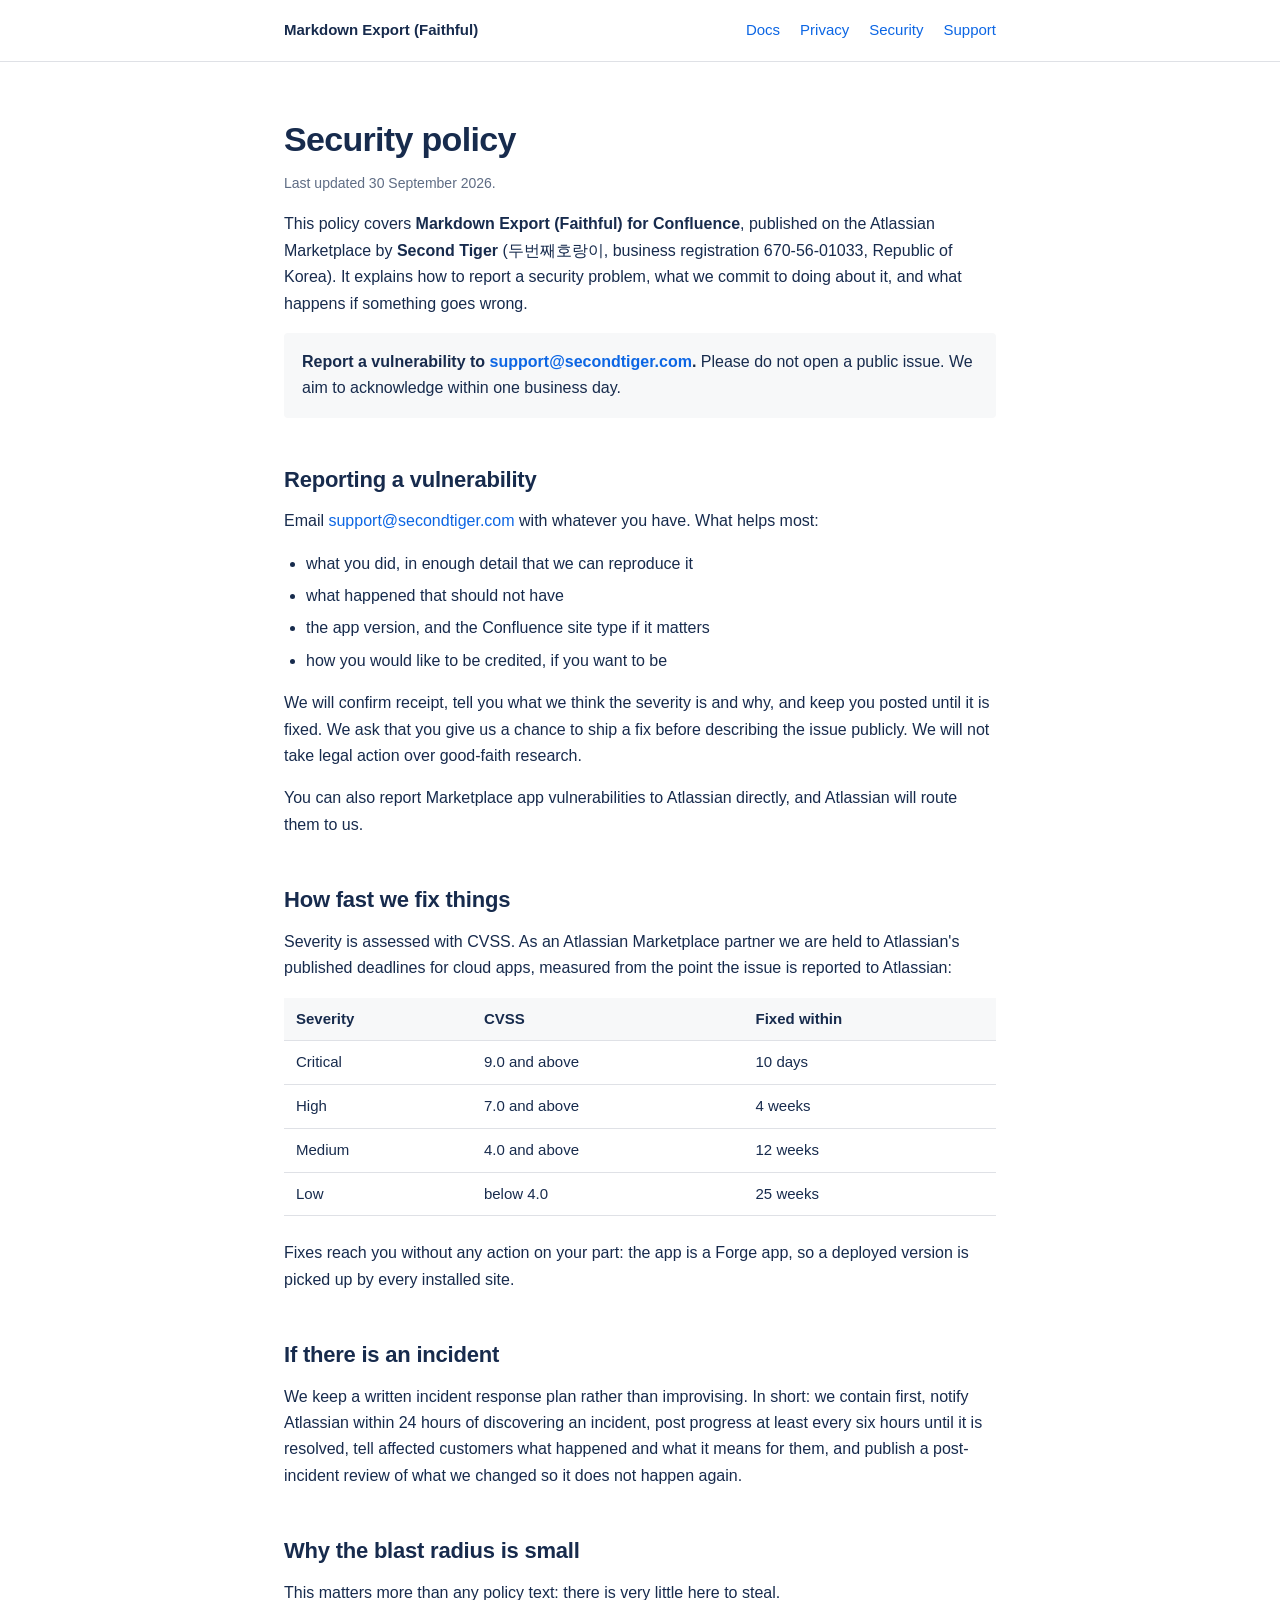
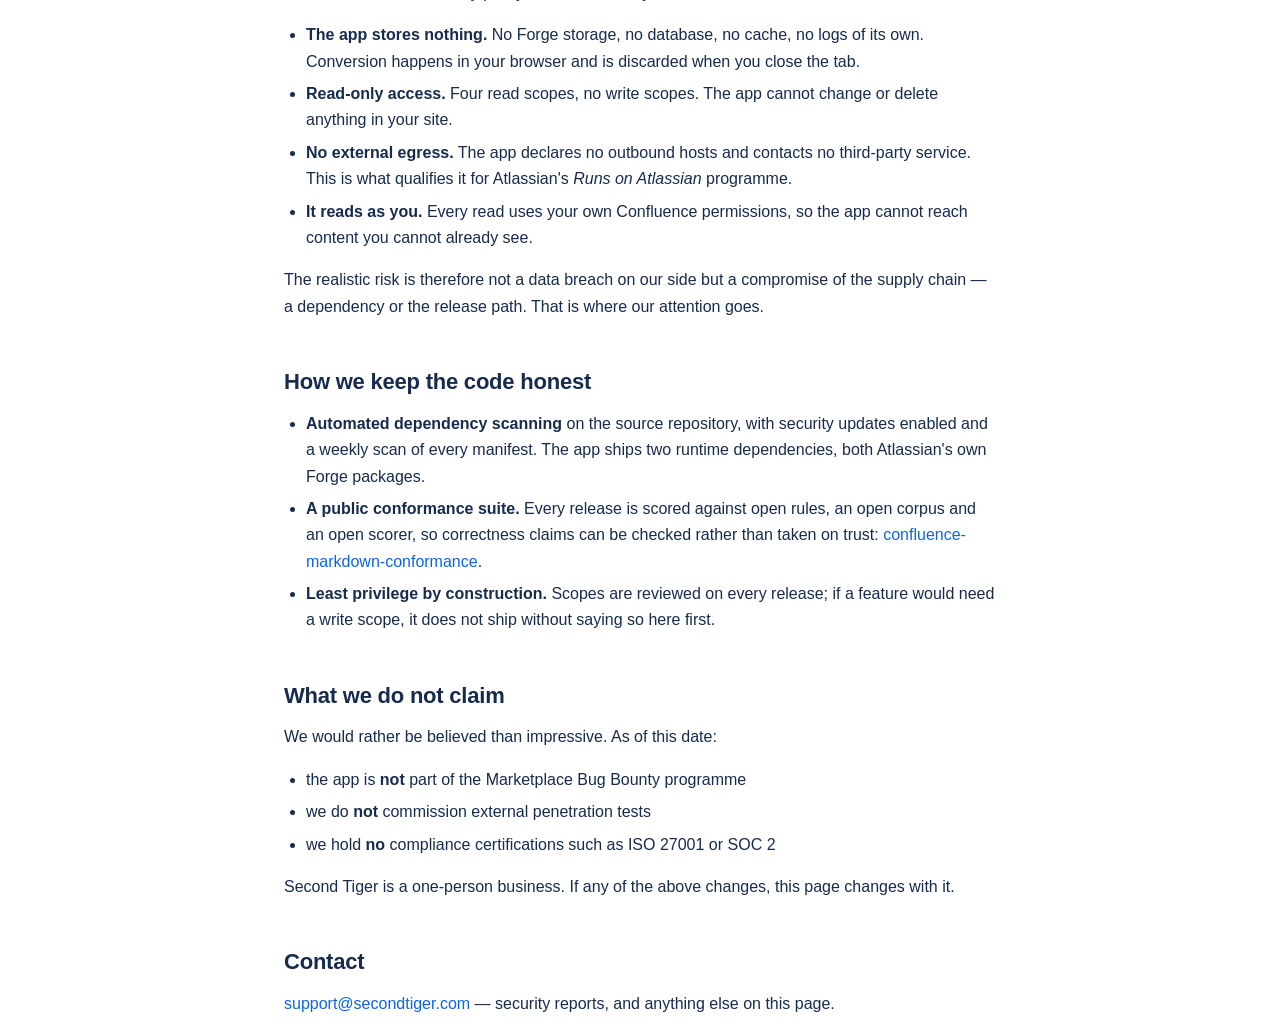
<file: security.html>
<!doctype html>
<html lang="en">
<head>
<meta charset="utf-8">
<meta name="viewport" content="width=device-width, initial-scale=1">
<title>Security policy — Markdown Export (Faithful) for Confluence</title>
<meta name="description" content="How to report a vulnerability in Markdown Export (Faithful) for Confluence, what we commit to fixing and when, and how security incidents are handled.">
<link rel="stylesheet" href="style.css">
</head>
<body>

<header class="site">
  <div class="wrap">
    <strong><a href="index.html" style="color:inherit">Markdown Export (Faithful)</a></strong>
    <nav>
      <a href="docs.html">Docs</a>
      <a href="privacy.html">Privacy</a>
      <a href="security.html">Security</a>
      <a href="support.html">Support</a>
    </nav>
  </div>
</header>

<main class="wrap">

<h1>Security policy</h1>
<p class="updated">Last updated 30 September 2026.</p>

<p>
  This policy covers <strong>Markdown Export (Faithful) for Confluence</strong>, published on the
  Atlassian Marketplace by <strong>Second Tiger</strong> (두번째호랑이, business registration
  670-56-01033, Republic of Korea). It explains how to report a security problem, what we
  commit to doing about it, and what happens if something goes wrong.
</p>

<div class="callout">
  <p>
    <strong>Report a vulnerability to <a href="mailto:support@secondtiger.com">support@secondtiger.com</a>.</strong>
    Please do not open a public issue. We aim to acknowledge within one business day.
  </p>
</div>

<h2>Reporting a vulnerability</h2>

<p>Email <a href="mailto:support@secondtiger.com">support@secondtiger.com</a> with whatever you have. What
helps most:</p>

<ul>
  <li>what you did, in enough detail that we can reproduce it</li>
  <li>what happened that should not have</li>
  <li>the app version, and the Confluence site type if it matters</li>
  <li>how you would like to be credited, if you want to be</li>
</ul>

<p>
  We will confirm receipt, tell you what we think the severity is and why, and keep you
  posted until it is fixed. We ask that you give us a chance to ship a fix before describing
  the issue publicly. We will not take legal action over good-faith research.
</p>

<p>
  You can also report Marketplace app vulnerabilities to Atlassian directly, and Atlassian
  will route them to us.
</p>

<h2>How fast we fix things</h2>

<p>
  Severity is assessed with CVSS. As an Atlassian Marketplace partner we are held to
  Atlassian's published deadlines for cloud apps, measured from the point the issue is
  reported to Atlassian:
</p>

<table>
  <tr><th>Severity</th><th>CVSS</th><th>Fixed within</th></tr>
  <tr><td>Critical</td><td>9.0 and above</td><td>10 days</td></tr>
  <tr><td>High</td><td>7.0 and above</td><td>4 weeks</td></tr>
  <tr><td>Medium</td><td>4.0 and above</td><td>12 weeks</td></tr>
  <tr><td>Low</td><td>below 4.0</td><td>25 weeks</td></tr>
</table>

<p>
  Fixes reach you without any action on your part: the app is a Forge app, so a deployed
  version is picked up by every installed site.
</p>

<h2>If there is an incident</h2>

<p>
  We keep a written incident response plan rather than improvising. In short: we contain
  first, notify Atlassian within 24 hours of discovering an incident, post progress at least
  every six hours until it is resolved, tell affected customers what happened and what it
  means for them, and publish a post-incident review of what we changed so it does not
  happen again.
</p>

<h2>Why the blast radius is small</h2>

<p>
  This matters more than any policy text: there is very little here to steal.
</p>

<ul>
  <li><strong>The app stores nothing.</strong> No Forge storage, no database, no cache, no logs
    of its own. Conversion happens in your browser and is discarded when you close the tab.</li>
  <li><strong>Read-only access.</strong> Four read scopes, no write scopes. The app cannot
    change or delete anything in your site.</li>
  <li><strong>No external egress.</strong> The app declares no outbound hosts and contacts no
    third-party service. This is what qualifies it for Atlassian's
    <em>Runs on Atlassian</em> programme.</li>
  <li><strong>It reads as you.</strong> Every read uses your own Confluence permissions, so the
    app cannot reach content you cannot already see.</li>
</ul>

<p>
  The realistic risk is therefore not a data breach on our side but a compromise of the
  supply chain — a dependency or the release path. That is where our attention goes.
</p>

<h2>How we keep the code honest</h2>

<ul>
  <li><strong>Automated dependency scanning</strong> on the source repository, with security
    updates enabled and a weekly scan of every manifest. The app ships two runtime
    dependencies, both Atlassian's own Forge packages.</li>
  <li><strong>A public conformance suite.</strong> Every release is scored against open rules,
    an open corpus and an open scorer, so correctness claims can be checked rather than
    taken on trust:
    <a href="https://github.com/YoungjuneKwon/confluence-markdown-conformance">confluence-markdown-conformance</a>.</li>
  <li><strong>Least privilege by construction.</strong> Scopes are reviewed on every release;
    if a feature would need a write scope, it does not ship without saying so here first.</li>
</ul>

<h2>What we do not claim</h2>

<p>
  We would rather be believed than impressive. As of this date:
</p>

<ul>
  <li>the app is <strong>not</strong> part of the Marketplace Bug Bounty programme</li>
  <li>we do <strong>not</strong> commission external penetration tests</li>
  <li>we hold <strong>no</strong> compliance certifications such as ISO 27001 or SOC 2</li>
</ul>

<p>
  Second Tiger is a one-person business. If any of the above changes, this page changes with
  it.
</p>

<h2>Contact</h2>

<p>
  <a href="mailto:support@secondtiger.com">support@secondtiger.com</a> — security reports, and anything
  else on this page.
</p>

</main>

</body>
</html>
</file>
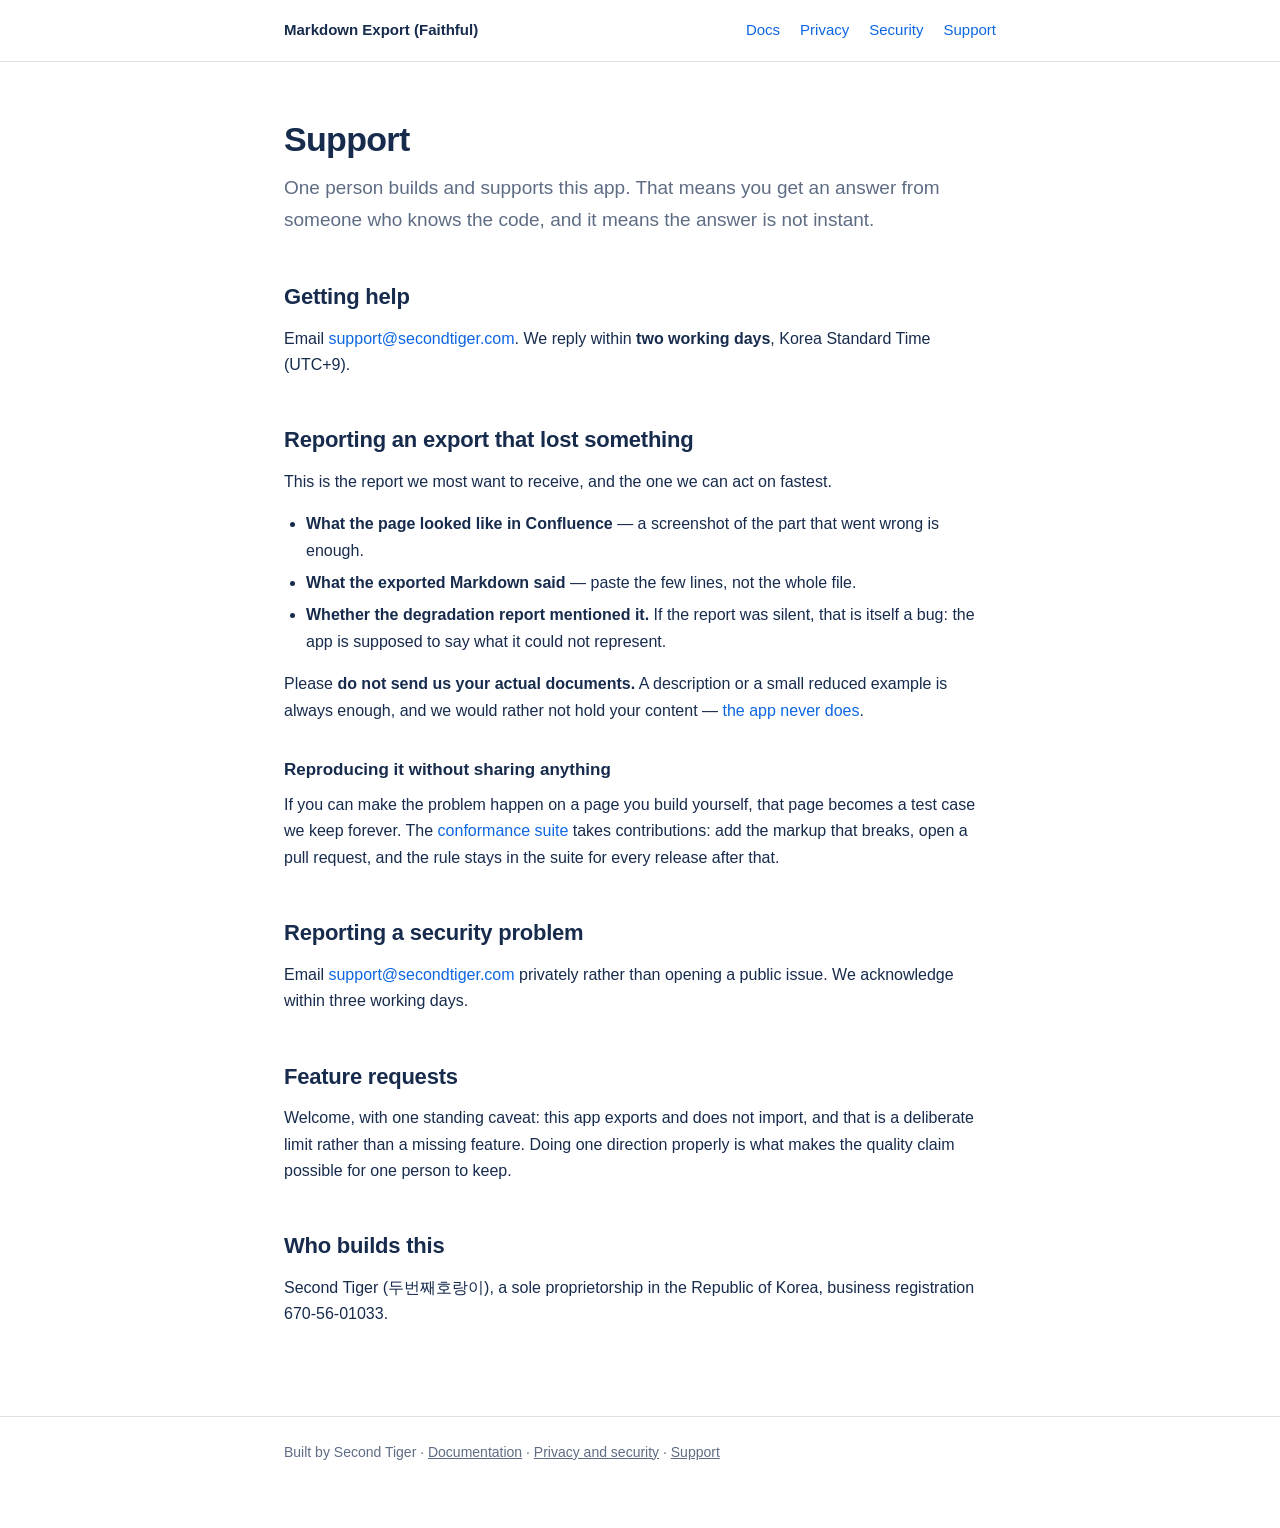
<file: support.html>
<!doctype html>
<html lang="en">
<head>
<meta charset="utf-8">
<meta name="viewport" content="width=device-width, initial-scale=1">
<title>Support — Markdown Export (Faithful) for Confluence</title>
<meta name="description" content="How to get help with Markdown Export (Faithful) for Confluence, and how to report a problem.">
<link rel="stylesheet" href="style.css">
</head>
<body>

<header class="site">
  <div class="wrap">
    <strong><a href="index.html" style="color:inherit">Markdown Export (Faithful)</a></strong>
    <nav>
      <a href="docs.html">Docs</a>
      <a href="privacy.html">Privacy</a>
      <a href="security.html">Security</a>
      <a href="support.html">Support</a>
    </nav>
  </div>
</header>

<main class="wrap">

<h1>Support</h1>
<p class="lede">
  One person builds and supports this app. That means you get an answer from someone who
  knows the code, and it means the answer is not instant.
</p>

<h2>Getting help</h2>

<p>
  Email <a href="mailto:support@secondtiger.com">support@secondtiger.com</a>. We reply within
  <strong>two working days</strong>, Korea Standard Time (UTC+9).
</p>

<h2>Reporting an export that lost something</h2>

<p>This is the report we most want to receive, and the one we can act on fastest.</p>

<ul>
  <li><strong>What the page looked like in Confluence</strong> — a screenshot of the part that
      went wrong is enough.</li>
  <li><strong>What the exported Markdown said</strong> — paste the few lines, not the whole file.</li>
  <li><strong>Whether the degradation report mentioned it.</strong> If the report was silent,
      that is itself a bug: the app is supposed to say what it could not represent.</li>
</ul>

<p>
  Please <strong>do not send us your actual documents.</strong> A description or a small
  reduced example is always enough, and we would rather not hold your content —
  <a href="privacy.html">the app never does</a>.
</p>

<h3>Reproducing it without sharing anything</h3>

<p>
  If you can make the problem happen on a page you build yourself, that page becomes a test
  case we keep forever. The
  <a href="https://github.com/YoungjuneKwon/confluence-markdown-conformance">conformance suite</a>
  takes contributions: add the markup that breaks, open a pull request, and the rule stays in
  the suite for every release after that.
</p>

<h2>Reporting a security problem</h2>

<p>
  Email <a href="mailto:support@secondtiger.com">support@secondtiger.com</a> privately rather than opening
  a public issue. We acknowledge within three working days.
</p>

<h2>Feature requests</h2>

<p>
  Welcome, with one standing caveat: this app exports and does not import, and that is a
  deliberate limit rather than a missing feature. Doing one direction properly is what makes
  the quality claim possible for one person to keep.
</p>

<h2>Who builds this</h2>

<p>
  Second Tiger (두번째호랑이), a sole proprietorship in the Republic of Korea, business
  registration 670-56-01033.
</p>

</main>

<footer class="site">
  <div class="wrap">
    Built by Second Tiger ·
    <a href="docs.html">Documentation</a> ·
    <a href="privacy.html">Privacy and security</a> ·
    <a href="support.html">Support</a>
  </div>
</footer>

</body>
</html>
</file>
<file: style.css>
:root {
  --ink: #172b4d;
  --muted: #5e6c84;
  --line: #dfe1e6;
  --bg: #ffffff;
  --soft: #f7f8f9;
  --link: #0c66e4;
  --bad: #ae2a19;
  --good: #216e4e;
}

* { box-sizing: border-box; }

body {
  margin: 0;
  font: 400 16px/1.65 -apple-system, BlinkMacSystemFont, "Segoe UI", Roboto, "Helvetica Neue", sans-serif;
  color: var(--ink);
  background: var(--bg);
  -webkit-font-smoothing: antialiased;
}

.wrap { max-width: 760px; margin: 0 auto; padding: 0 24px; }

header.site {
  border-bottom: 1px solid var(--line);
  padding: 18px 0;
  margin-bottom: 56px;
}
header.site .wrap { display: flex; align-items: center; gap: 28px; }
header.site strong { font-size: 15px; }
header.site nav { margin-left: auto; display: flex; gap: 20px; }
header.site nav a { font-size: 15px; }

a { color: var(--link); text-decoration: none; }
a:hover { text-decoration: underline; }

h1 { font-size: 34px; line-height: 1.25; letter-spacing: -0.02em; margin: 0 0 12px; }
h2 { font-size: 22px; line-height: 1.3; margin: 48px 0 14px; letter-spacing: -0.01em; }
h3 { font-size: 17px; margin: 32px 0 8px; }
p { margin: 0 0 16px; }
.lede { font-size: 19px; color: var(--muted); margin-bottom: 36px; }

ul, ol { margin: 0 0 16px; padding-left: 22px; }
li { margin: 6px 0; }

code {
  font: 400 14px/1.5 ui-monospace, SFMono-Regular, Menlo, monospace;
  background: var(--soft);
  padding: 2px 5px;
  border-radius: 3px;
}
pre {
  background: var(--soft);
  border: 1px solid var(--line);
  border-radius: 4px;
  padding: 14px 16px;
  overflow-x: auto;
  margin: 0 0 20px;
}
pre code { background: none; padding: 0; font-size: 13.5px; }

table { border-collapse: collapse; width: 100%; margin: 0 0 24px; font-size: 15px; }
th, td { text-align: left; padding: 9px 12px; border-bottom: 1px solid var(--line); vertical-align: top; }
th { font-weight: 600; background: var(--soft); }

blockquote {
  margin: 0 0 20px;
  padding: 2px 0 2px 18px;
  border-left: 3px solid var(--line);
  color: var(--muted);
}

.callout {
  background: var(--soft);
  border-radius: 4px;
  padding: 16px 18px;
  margin: 0 0 24px;
}
.callout p:last-child { margin-bottom: 0; }

.no { color: var(--bad); font-weight: 600; }
.yes { color: var(--good); font-weight: 600; }

footer.site {
  margin-top: 88px;
  border-top: 1px solid var(--line);
  padding: 24px 0 64px;
  color: var(--muted);
  font-size: 14px;
}
footer.site a { color: var(--muted); text-decoration: underline; }

.updated { color: var(--muted); font-size: 14px; }
</file>
